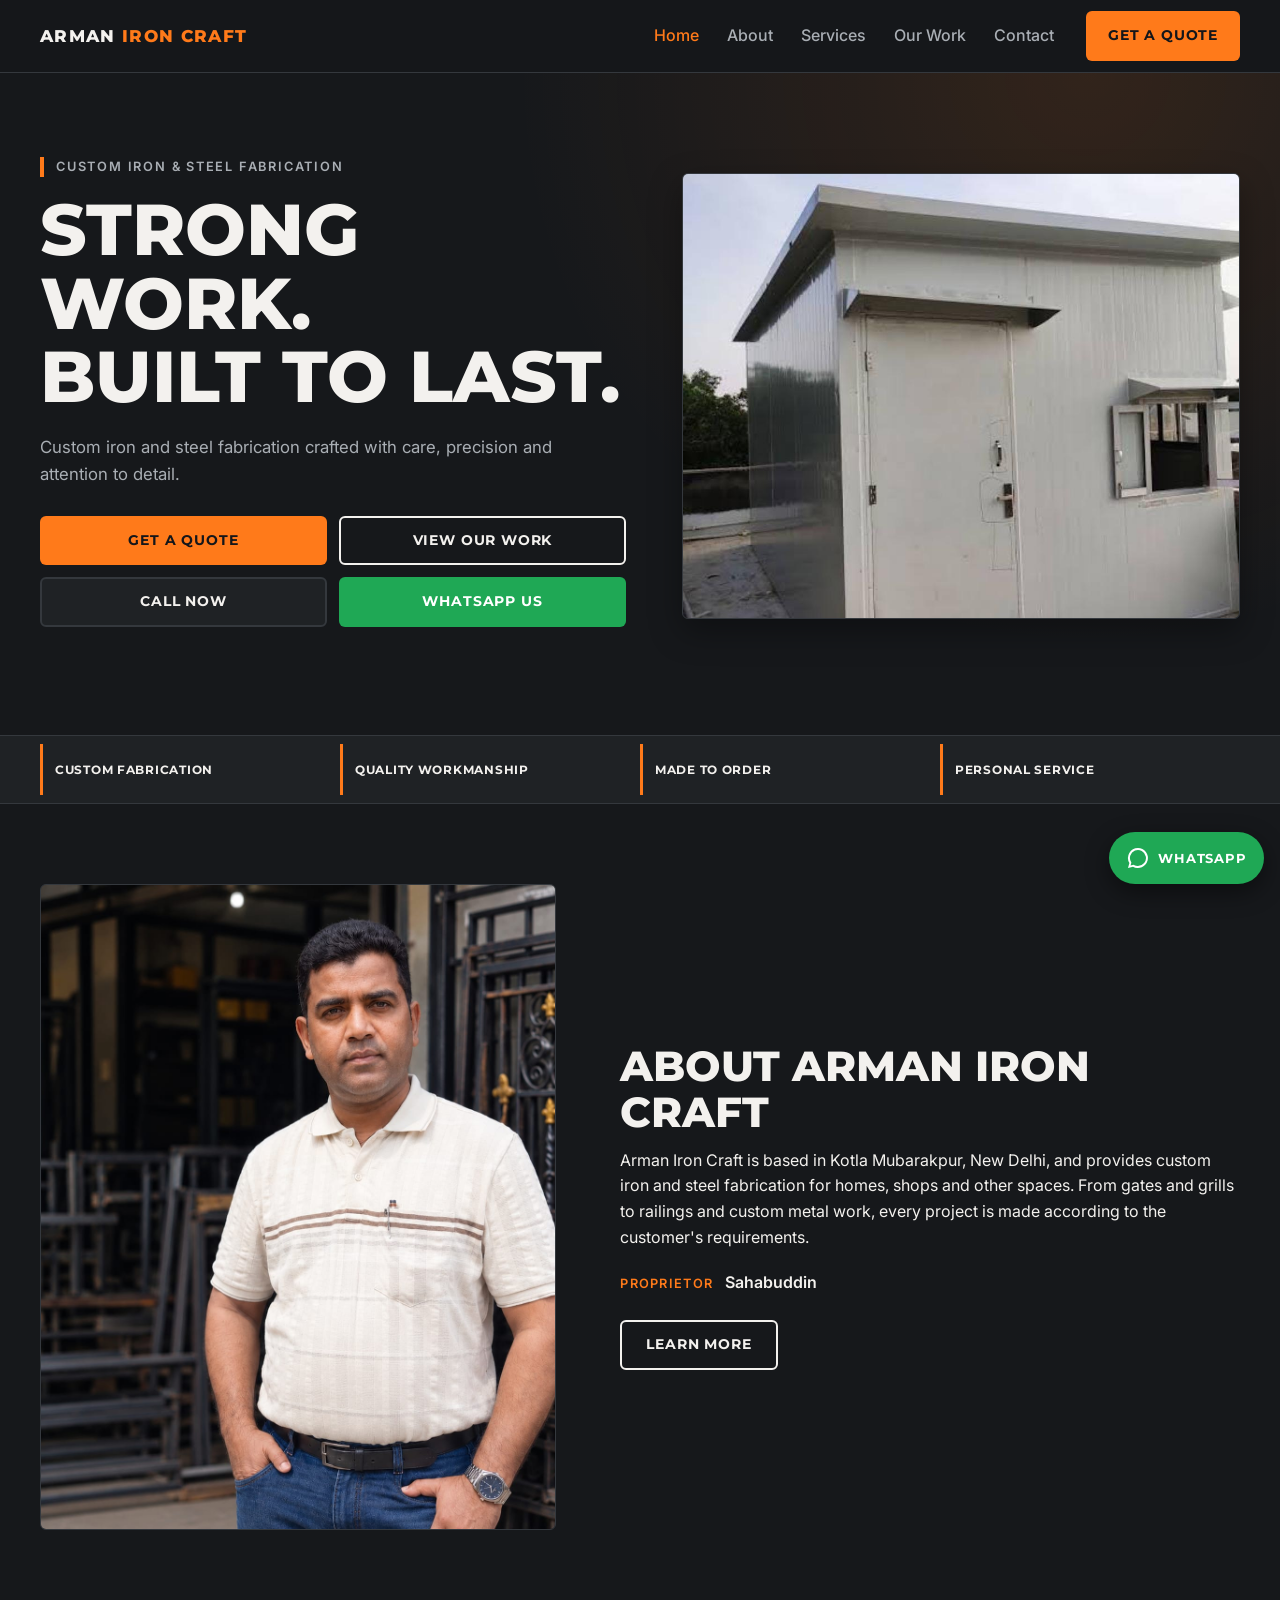
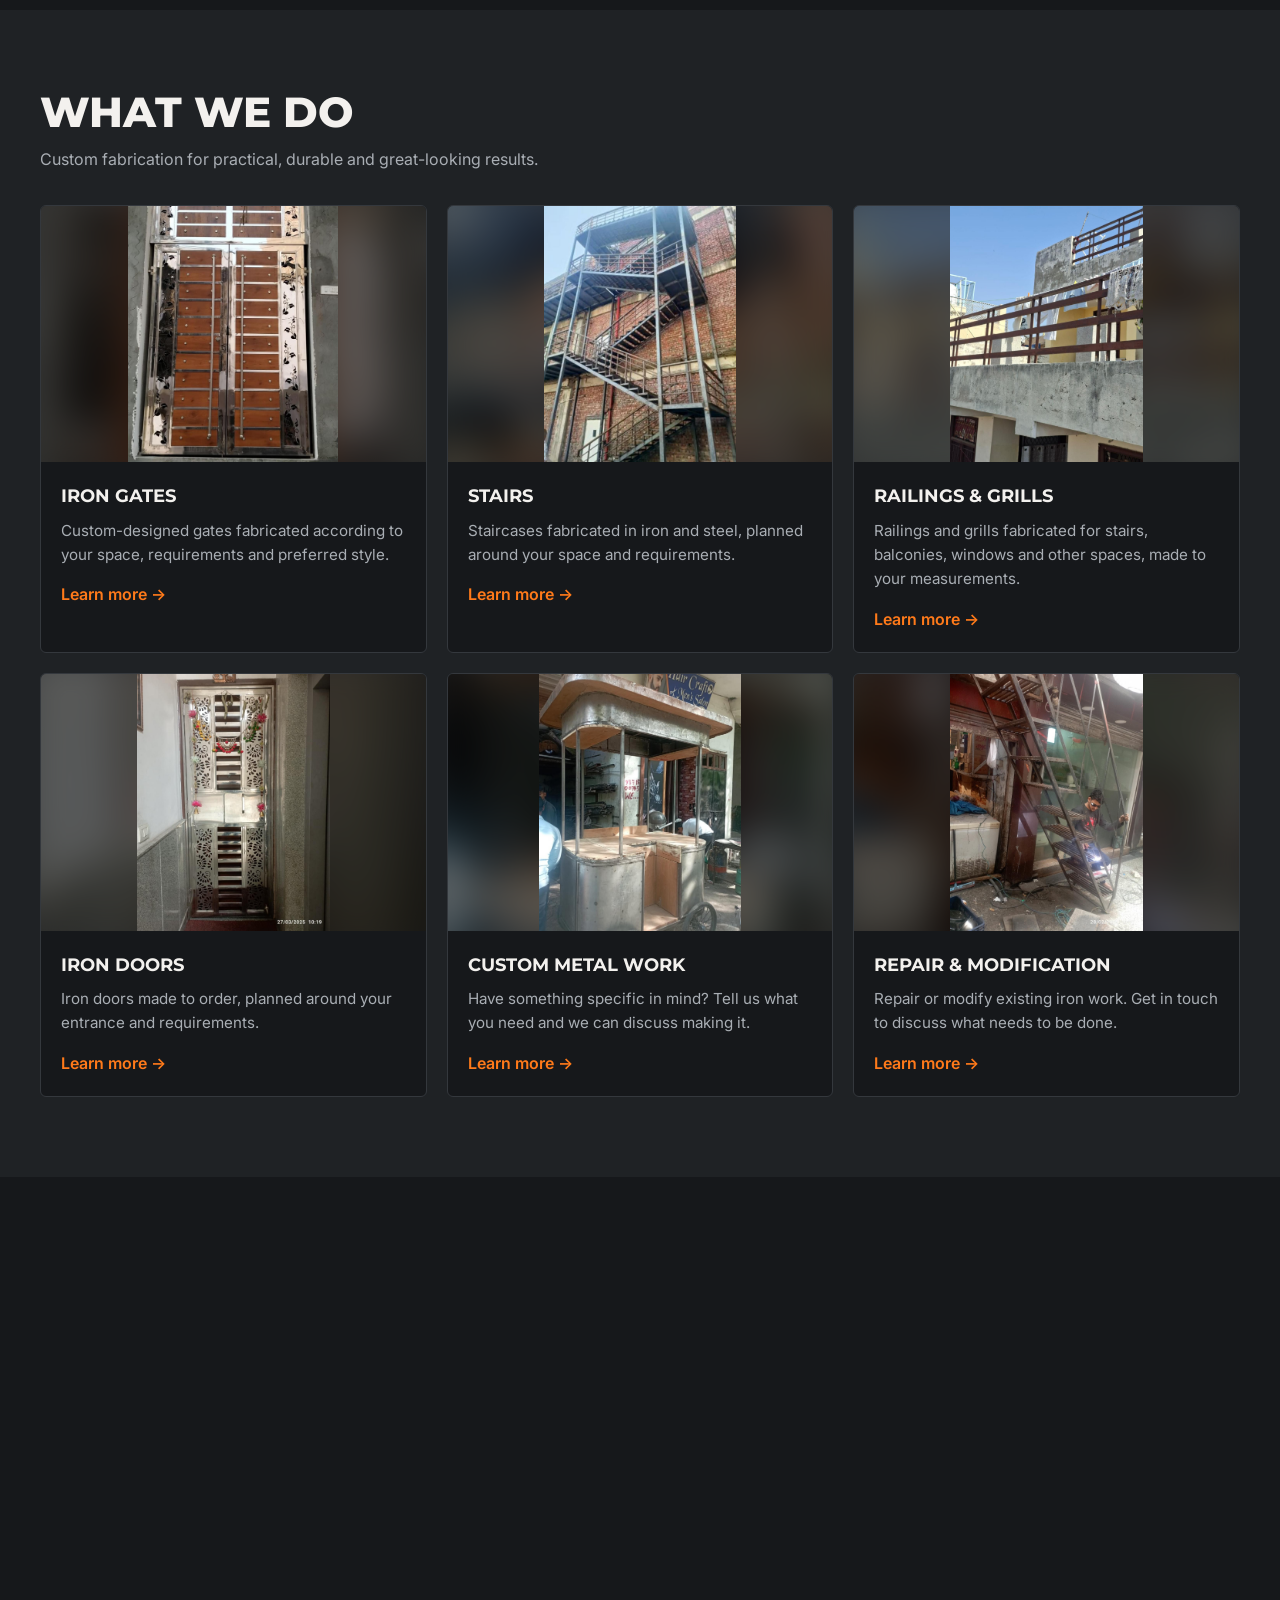
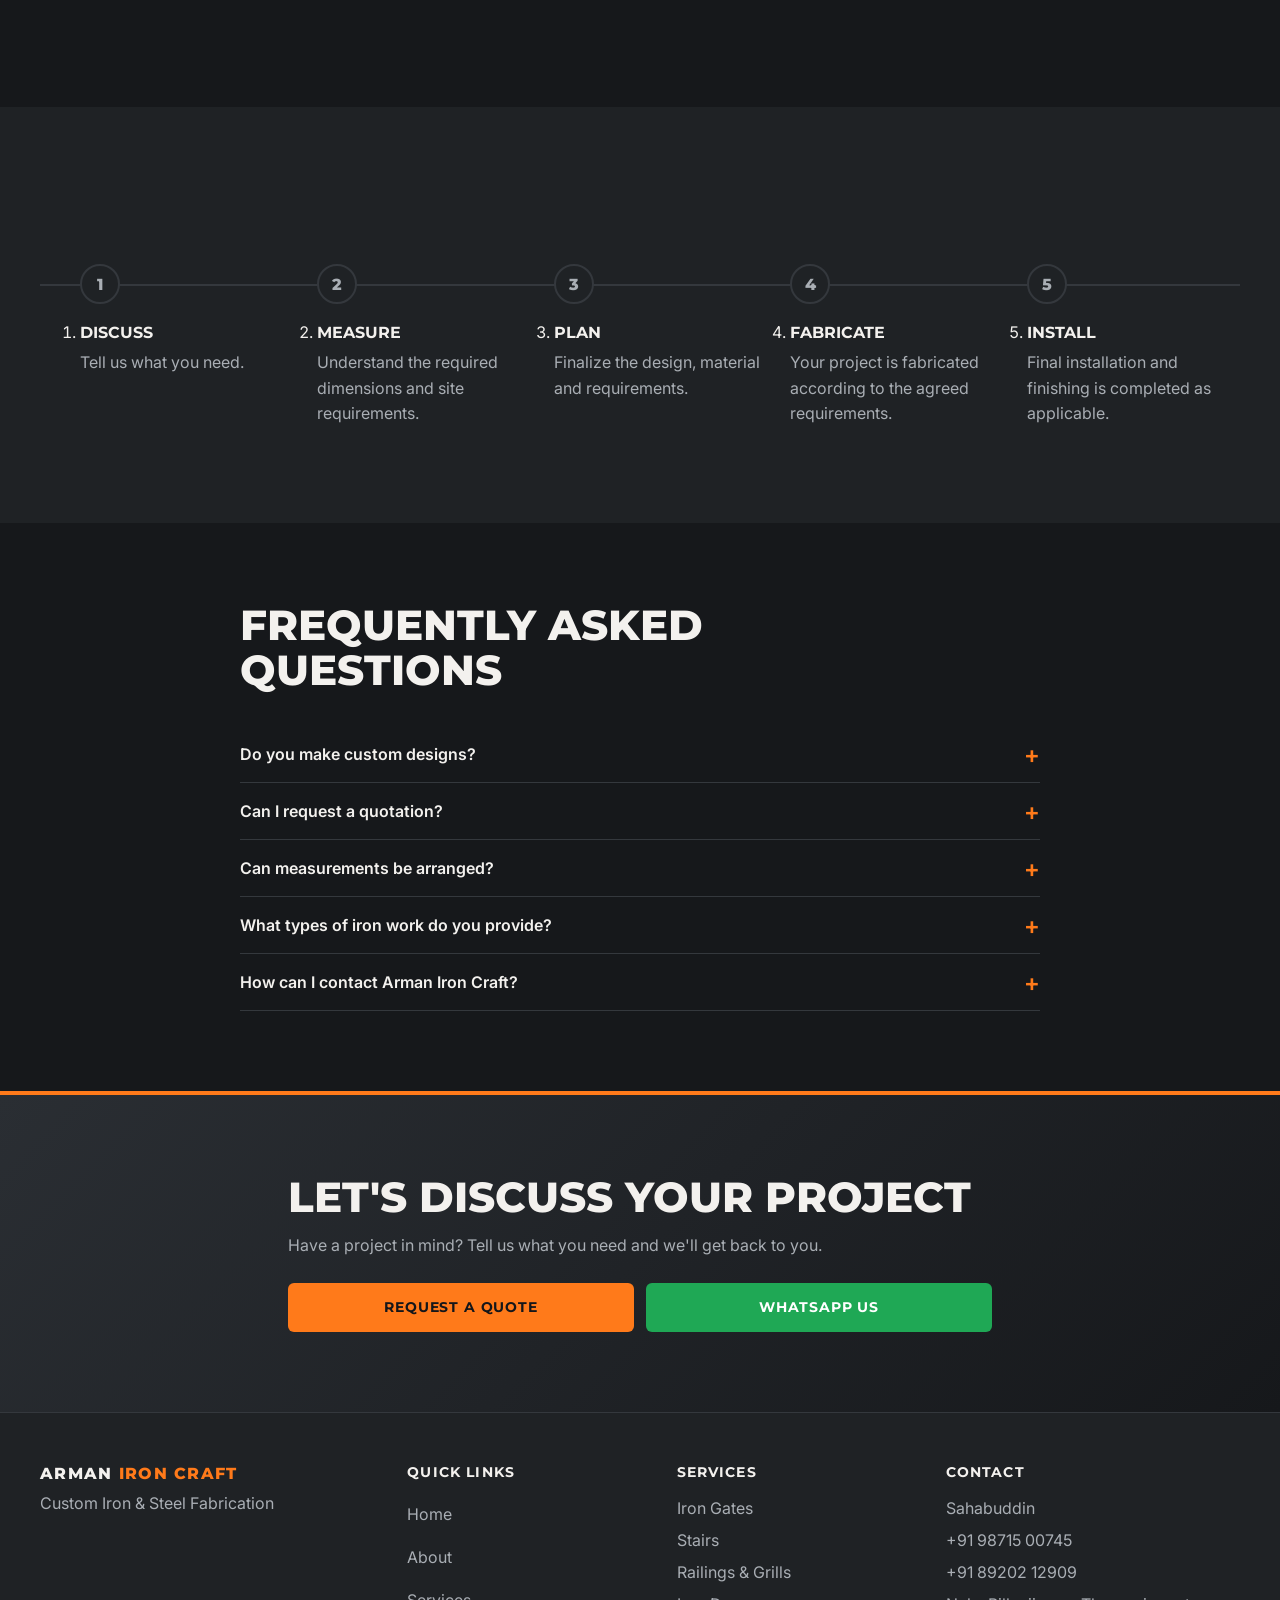
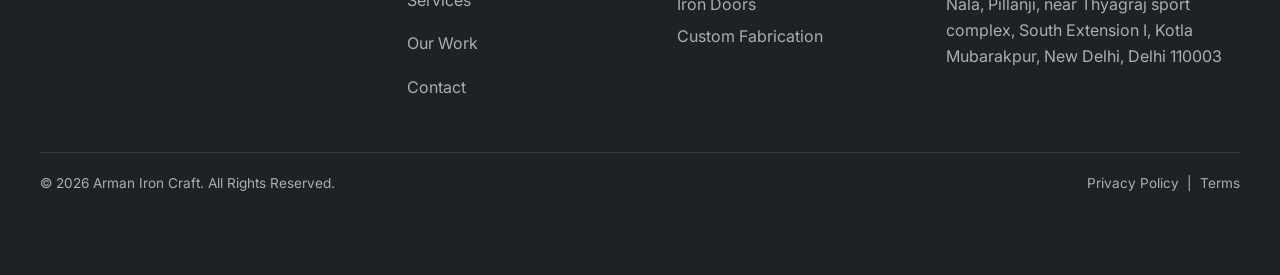
<file: index.html>
<!DOCTYPE html>
<html lang="en">

<head>
  <meta charset="UTF-8">
  <meta name="viewport" content="width=device-width, initial-scale=1">
  <title>Arman Iron Craft | Iron Fabrication in Kotla Mubarakpur, Delhi</title>
  <meta name="description"
    content="Arman Iron Craft makes custom iron gates, stairs, railings, grills and doors in Kotla Mubarakpur, New Delhi. Call or WhatsApp for a quote.">
  <link rel="icon" href="assets/icons/favicon.svg?v=2" type="image/svg+xml">
  <meta name="theme-color" content="#16181b">
  <!-- SEO: replace [YOUR-DOMAIN] with your real website address when you publish -->
  <link rel="canonical" href="https://arman-ctrl-png.github.io/arman-iron-craft/">
  <meta property="og:type" content="website">
  <meta property="og:site_name" content="Arman Iron Craft">
  <meta property="og:title" content="Arman Iron Craft | Iron Fabrication in Kotla Mubarakpur, Delhi">
  <meta property="og:description"
    content="Arman Iron Craft makes custom iron gates, stairs, railings, grills and doors in Kotla Mubarakpur, New Delhi. Call or WhatsApp for a quote.">
  <meta property="og:url" content="https://arman-ctrl-png.github.io/arman-iron-craft/">
  <meta property="og:image" content="https://arman-ctrl-png.github.io/arman-iron-craft/assets/images/og-image.jpg">
  <meta property="og:image:width" content="1200">
  <meta property="og:image:width" content="1200">
  <meta property="og:image:height" content="630">
  <meta name="twitter:card" content="summary_large_image">
  <meta name="google-site-verification" content="e_1nI2WaIMJOs-KUR36yS2ibx0ba1qlM-OQgNI30Eqc" />

  <!-- Fonts: Montserrat for headings, Inter for body text -->
  <link rel="preconnect" href="https://fonts.googleapis.com">
  <link rel="preconnect" href="https://fonts.gstatic.com" crossorigin>
  <link
    href="https://fonts.googleapis.com/css2?family=Inter:wght@400;500;600&family=Montserrat:wght@700;800&display=swap"
    rel="stylesheet">

  <!-- Order matters: base styles first, then responsive, then animations -->
  <link rel="stylesheet" href="css/style.css">
  <link rel="stylesheet" href="css/responsive.css">
  <link rel="stylesheet" href="css/animations.css">

    <!-- Business details for Google -->
  <script type="application/ld+json">
  {
    "@context": "https://schema.org",
    "@type": "LocalBusiness",
    "name": "Arman Iron Craft",
    "description": "Custom iron and steel fabrication: gates, stairs, railings, grills, doors and custom metal work.",
    "url": "https://arman-ctrl-png.github.io/arman-iron-craft/",
    "image": "https://arman-ctrl-png.github.io/arman-iron-craft/assets/images/og-image.jpg",
    "telephone": "+918920212909",
    "founder": { "@type": "Person", "name": "Sahabuddin" },
    "address": {
      "@type": "PostalAddress",
      "streetAddress": "Nala, Pillanji, near Thyagraj sport complex, South Extension I, Kotla Mubarakpur",
      "addressLocality": "New Delhi",
      "addressRegion": "Delhi",
      "postalCode": "110003",
      "addressCountry": "IN"
    }
  }
  </script>
</head>

<body>
  <a class="skip-link" href="#main">Skip to content</a>

  <!-- ============ HEADER / NAVIGATION ============ -->
  <header class="site-header">
    <div class="container nav-bar">
      <a class="logo" href="index.html" aria-label="Arman Iron Craft - Home">ARMAN <span>IRON CRAFT</span></a>

      <button class="nav-toggle" type="button" aria-expanded="false" aria-controls="nav-menu" aria-label="Open menu">
        <span class="nav-toggle__bar"></span>
        <span class="nav-toggle__bar"></span>
        <span class="nav-toggle__bar"></span>
      </button>

      <nav id="nav-menu" class="nav-menu" aria-label="Main navigation">
        <ul class="nav-list">
          <li><a href="index.html" aria-current="page">Home</a></li>
          <li><a href="about.html">About</a></li>
          <li><a href="services.html">Services</a></li>
          <li><a href="work.html">Our Work</a></li>
          <li><a href="contact.html">Contact</a></li>
        </ul>
        <a class="btn btn--primary nav-cta" href="contact.html">Get a Quote</a>
      </nav>
    </div>
  </header>

  <main id="main">
    <!-- ============ HERO ============ -->
    <section class="hero">
      <div class="container hero__inner">
        <div class="hero__content">
          <p class="hero__label animate-up" style="--delay: 0ms">Custom iron &amp; steel fabrication</p>
          <h1 class="hero__title animate-up" style="--delay: 100ms">Strong work.<br>Built to last.</h1>
          <p class="hero__text animate-up" style="--delay: 250ms">Custom iron and steel fabrication crafted with care,
            precision and attention to detail.</p>

          <div class="hero__actions animate-up" style="--delay: 400ms">
            <a class="btn btn--primary" href="contact.html">Get a Quote</a>
            <a class="btn btn--outline" href="work.html">View Our Work</a>
          </div>
          <div class="hero__actions hero__actions--contact animate-up" style="--delay: 500ms">
            <a class="btn btn--dark" href="#" data-call>Call Now</a>
            <a class="btn btn--whatsapp" href="#" data-whatsapp target="_blank" rel="noopener">WhatsApp Us</a>
          </div>
        </div>

        <!-- Replace assets/images/hero.jpg with a real project photo -->
        <div class="hero__media">
          <img src="assets/images/hero.jpg" alt="Custom home made by Arman Iron Craft" width="1200"
            height="900" fetchpriority="high" onerror="this.style.display='none'">
        </div>
      </div>
    </section>

    <!-- ============ TRUST BAR ============ -->
    <section class="trust" aria-label="Why customers choose us">
      <ul class="container trust__list">
        <li>Custom Fabrication</li>
        <li>Quality Workmanship</li>
        <li>Made To Order</li>
        <li>Personal Service</li>
      </ul>
    </section>

    <!-- ============ ABOUT PREVIEW ============ -->
    <section class="section">
      <div class="container about">
        <div class="img-box about__img" data-label="Add photo: assets/images/sahabuddin.jpg">
          <img src="assets/images/sahabuddin.jpg" alt="Sahabuddin, proprietor of Arman Iron Craft" width="800"
            height="800" loading="lazy" onerror="this.style.display='none'">
        </div>
        <div>
          <h2 class="section__title">About Arman Iron Craft</h2>
          <p>Arman Iron Craft is based in Kotla Mubarakpur, New Delhi, and provides custom iron and steel fabrication for homes, shops and other spaces. From gates
            and grills to railings and custom metal work, every project is made according to the customer's
            requirements.</p>
          <p class="about__owner"><span>Proprietor</span> Sahabuddin</p>
          <a class="btn btn--outline" href="about.html">Learn More</a>
        </div>
      </div>
    </section>

    <!-- ============ SERVICES ============ -->
    <section class="section section--alt">
      <div class="container">
        <div class="section__head">
          <h2 class="section__title">What we do</h2>
          <p class="section__sub">Custom fabrication for practical, durable and great-looking results.</p>
        </div>
        <div class="services-grid">
          <a class="service-card" href="services.html#gates">
            <div class="img-box service-card__img" data-label="assets/images/services/gates.jpg"><img
                src="assets/images/services/gates.jpg" alt="Custom iron gate" width="600" height="400" loading="lazy"
                onerror="this.style.display='none'"></div>
            <div class="service-card__body">
              <h3>Iron Gates</h3>
              <p>Custom-designed gates fabricated according to your space, requirements and preferred style.</p><span
                class="service-card__more">Learn more &rarr;</span>
            </div>
          </a>
          <a class="service-card" href="services.html#stairs">
            <div class="img-box service-card__img" data-label="assets/images/services/stairs.jpg"><img
                src="assets/images/services/stairs.jpg" alt="Staircase" width="600" height="400" loading="lazy"
                onerror="this.style.display='none'"></div>
            <div class="service-card__body">
              <h3>Stairs</h3>
              <p>Staircases fabricated in iron and steel, planned around your space and requirements.</p><span
                class="service-card__more">Learn more &rarr;</span>
            </div>
          </a>
          <a class="service-card" href="services.html#railings">
            <div class="img-box service-card__img" data-label="assets/images/services/railings.jpg"><img
                src="assets/images/services/railings.jpg" alt="Iron railing" width="600" height="400" loading="lazy"
                onerror="this.style.display='none'"></div>
            <div class="service-card__body">
              <h3>Railings &amp; Grills</h3>
              <p>Railings and grills fabricated for stairs, balconies, windows and other spaces, made to your measurements.</p><span
                class="service-card__more">Learn more &rarr;</span>
            </div>
          </a>
          <a class="service-card" href="services.html#doors">
            <div class="img-box service-card__img" data-label="assets/images/services/doors.jpg"><img
                src="assets/images/services/doors.jpg" alt="Iron door" width="600" height="400" loading="lazy"
                onerror="this.style.display='none'"></div>
            <div class="service-card__body">
              <h3>Iron Doors</h3>
              <p>Iron doors made to order, planned around your entrance and requirements.</p><span
                class="service-card__more">Learn more &rarr;</span>
            </div>
          </a>
          <a class="service-card" href="services.html#custom">
            <div class="img-box service-card__img" data-label="assets/images/services/custom.jpg"><img
                src="assets/images/services/custom.jpg" alt="Custom metal work" width="600" height="400" loading="lazy"
                onerror="this.style.display='none'"></div>
            <div class="service-card__body">
              <h3>Custom Metal Work</h3>
              <p>Have something specific in mind? Tell us what you need and we can discuss making it.</p><span
                class="service-card__more">Learn more &rarr;</span>
            </div>
          </a>
          <a class="service-card" href="services.html#repair">
            <div class="img-box service-card__img" data-label="assets/images/services/repair.jpg"><img
                src="assets/images/services/repair.jpg" alt="Iron repair work" width="600" height="400" loading="lazy"
                onerror="this.style.display='none'"></div>
            <div class="service-card__body">
              <h3>Repair &amp; Modification</h3>
              <p>Repair or modify existing iron work. Get in touch to discuss what needs to be done.</p><span
                class="service-card__more">Learn more &rarr;</span>
            </div>
          </a>
        </div>
      </div>
    </section>

   

    <!-- ============ WHY CHOOSE US ============ -->
    <section class="section">
      <div class="container">
        <div class="section__head">
          <h2 class="section__title">Why Arman Iron Craft?</h2>
        </div>
        <div class="why-grid">
          <article class="why-card">
            <h3>Custom Designs</h3>
            <p>Every project can be planned around the customer's requirements.</p>
          </article>
          <article class="why-card">
            <h3>Quality Workmanship</h3>
            <p>Attention to fabrication, finishing and overall construction.</p>
          </article>
          <article class="why-card">
            <h3>Made To Measure</h3>
            <p>Work can be planned according to available space and requirements.</p>
          </article>
          <article class="why-card">
            <h3>Personal Service</h3>
            <p>Discuss your project directly and understand the requirements.</p>
          </article>
          <article class="why-card">
            <h3>Practical Results</h3>
            <p>Designed for everyday use and long-term practicality.</p>
          </article>
        </div>
      </div>
    </section>

    <!-- ============ HOW IT WORKS ============ -->
    <section class="section section--alt">
      <div class="container">
        <div class="section__head">
          <h2 class="section__title">How it works</h2>
        </div>
        <ol class="process">
          <li><span class="process__num">1</span>
            <h3>Discuss</h3>
            <p>Tell us what you need.</p>
          </li>
          <li><span class="process__num">2</span>
            <h3>Measure</h3>
            <p>Understand the required dimensions and site requirements.</p>
          </li>
          <li><span class="process__num">3</span>
            <h3>Plan</h3>
            <p>Finalize the design, material and requirements.</p>
          </li>
          <li><span class="process__num">4</span>
            <h3>Fabricate</h3>
            <p>Your project is fabricated according to the agreed requirements.</p>
          </li>
          <li><span class="process__num">5</span>
            <h3>Install</h3>
            <p>Final installation and finishing is completed as applicable.</p>
          </li>
        </ol>
      </div>
    </section>



    <!-- ============ FAQ ============ -->
    <section class="section">
      <div class="container faq">
        <div class="section__head">
          <h2 class="section__title">Frequently asked questions</h2>
        </div>
        <div class="faq__item">
          <h3><button class="faq__question" type="button" aria-expanded="false" aria-controls="faq-1" id="faq-q1">Do you
              make custom designs?</button></h3>
          <div class="faq__answer" id="faq-1" role="region" aria-labelledby="faq-q1">
            <div>
              <p>Yes. Work is made to order, so you can discuss the design and requirements you have in mind.</p>
            </div>
          </div>
        </div>
        <div class="faq__item">
          <h3><button class="faq__question" type="button" aria-expanded="false" aria-controls="faq-2" id="faq-q2">Can I
              request a quotation?</button></h3>
          <div class="faq__answer" id="faq-2" role="region" aria-labelledby="faq-q2">
            <div>
              <p>Yes. Use the quote request on the Contact page, or message us on WhatsApp with your project details.
              </p>
            </div>
          </div>
        </div>
        <div class="faq__item">
          <h3><button class="faq__question" type="button" aria-expanded="false" aria-controls="faq-3" id="faq-q3">Can
              measurements be arranged?</button></h3>
          <div class="faq__answer" id="faq-3" role="region" aria-labelledby="faq-q3">
            <div>
              <p>Measurements are part of planning a project. Get in touch to discuss how to arrange them.</p>
            </div>
          </div>
        </div>
        <div class="faq__item">
          <h3><button class="faq__question" type="button" aria-expanded="false" aria-controls="faq-4" id="faq-q4">What
              types of iron work do you provide?</button></h3>
          <div class="faq__answer" id="faq-4" role="region" aria-labelledby="faq-q4">
            <div>
              <p>Iron gates,stairs, railings and grills, iron doors, custom metal work, and repair or modification work.
              </p>
            </div>
          </div>
        </div>
        <div class="faq__item">
          <h3><button class="faq__question" type="button" aria-expanded="false" aria-controls="faq-5" id="faq-q5">How
              can I contact Arman Iron Craft?</button></h3>
          <div class="faq__answer" id="faq-5" role="region" aria-labelledby="faq-q5">
            <div>
             <p>Call or WhatsApp on +91 98715 00745 or +91 89202 12909, or visit the <a href="contact.html">Contact page</a>.</p>
            </div>
          </div>
        </div>
      </div>
    </section>

    <!-- ============ QUOTE CTA (full form is built in Stage 6) ============ -->
    <section class="section cta">
      <div class="container cta__inner">
        <h2 class="section__title">Let's discuss your project</h2>
        <p class="section__sub">Have a project in mind? Tell us what you need and we'll get back to you.</p>
        <div class="cta__actions">
          <a class="btn btn--primary" href="contact.html">Request a Quote</a>
          <a class="btn btn--whatsapp" href="#" data-whatsapp target="_blank" rel="noopener">WhatsApp Us</a>
        </div>
      </div>
    </section>
  </main>

  <!-- ============ FOOTER ============ -->
  <footer class="site-footer">
    <div class="container footer__grid">
      <div class="footer__brand">
        <p class="footer__logo">ARMAN <span>IRON CRAFT</span></p>
        <p>Custom Iron &amp; Steel Fabrication</p>
      </div>

      <nav aria-label="Footer quick links">
        <h2 class="footer__heading">Quick Links</h2>
        <ul>
          <li><a href="index.html">Home</a></li>
          <li><a href="about.html">About</a></li>
          <li><a href="services.html">Services</a></li>
          <li><a href="work.html">Our Work</a></li>
          <li><a href="contact.html">Contact</a></li>
        </ul>
      </nav>

      <div>
        <h2 class="footer__heading">Services</h2>
        <ul>
          <li>Iron Gates</li>
          <li>Stairs</li>
         <li>Railings &amp; Grills</li>
          <li>Iron Doors</li>
          <li>Custom Fabrication</li>
        </ul>
      </div>

      <div>
        <h2 class="footer__heading">Contact</h2>
        <ul>
          <li>Sahabuddin</li>
          <li data-text="phone">+919871500745</li>
          <li data-text="whatsapp">918920212909</li>
          <li>Nala, Pillanji, near Thyagraj sport complex, South Extension I, Kotla Mubarakpur, New Delhi, Delhi 110003</li>
        </ul>
      </div>
    </div>

    <div class="container footer__bottom">
      <p>&copy; 2026 Arman Iron Craft. All Rights Reserved.</p>
      <p><a href="privacy.html">Privacy Policy</a> &nbsp;|&nbsp; <a href="terms.html">Terms</a></p>
    </div>
  </footer>

  <script src="js/main.js" defer></script>
  <script src="js/navigation.js" defer></script>
</body>

</html>
</file>
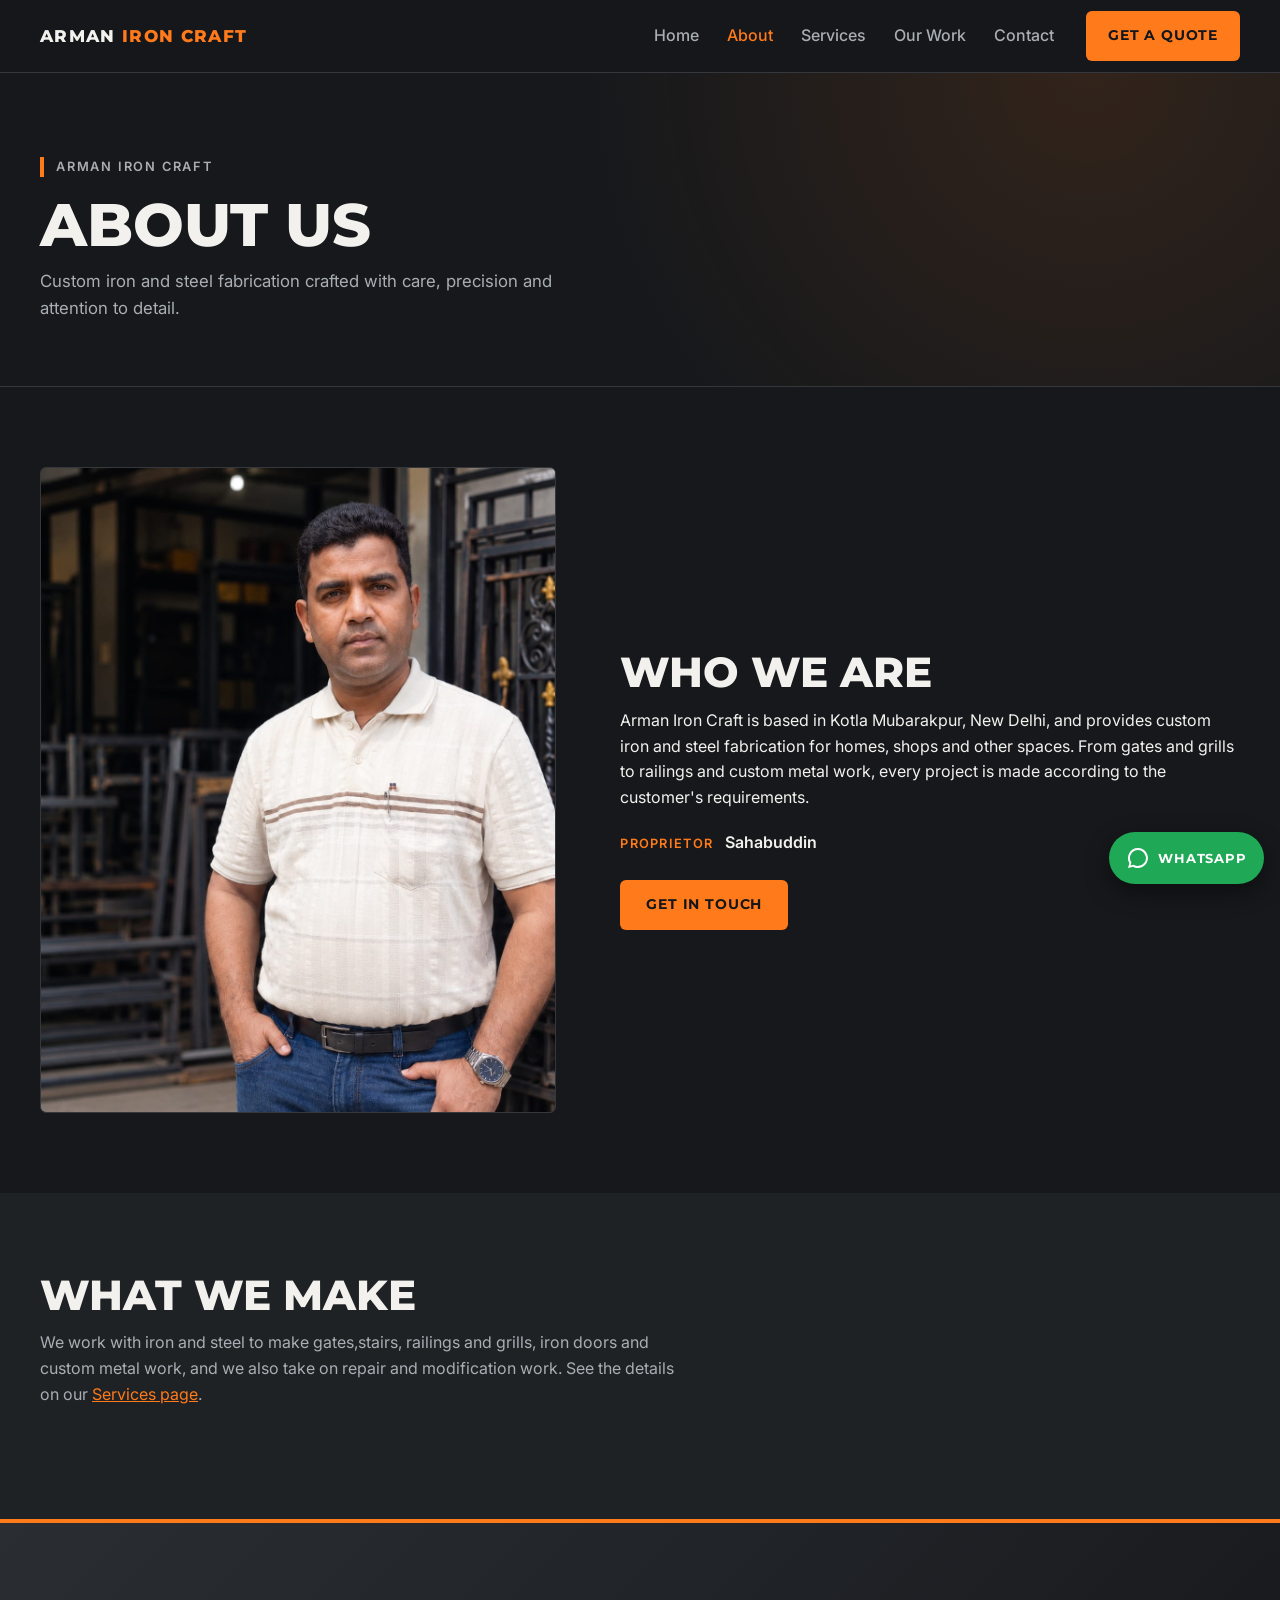
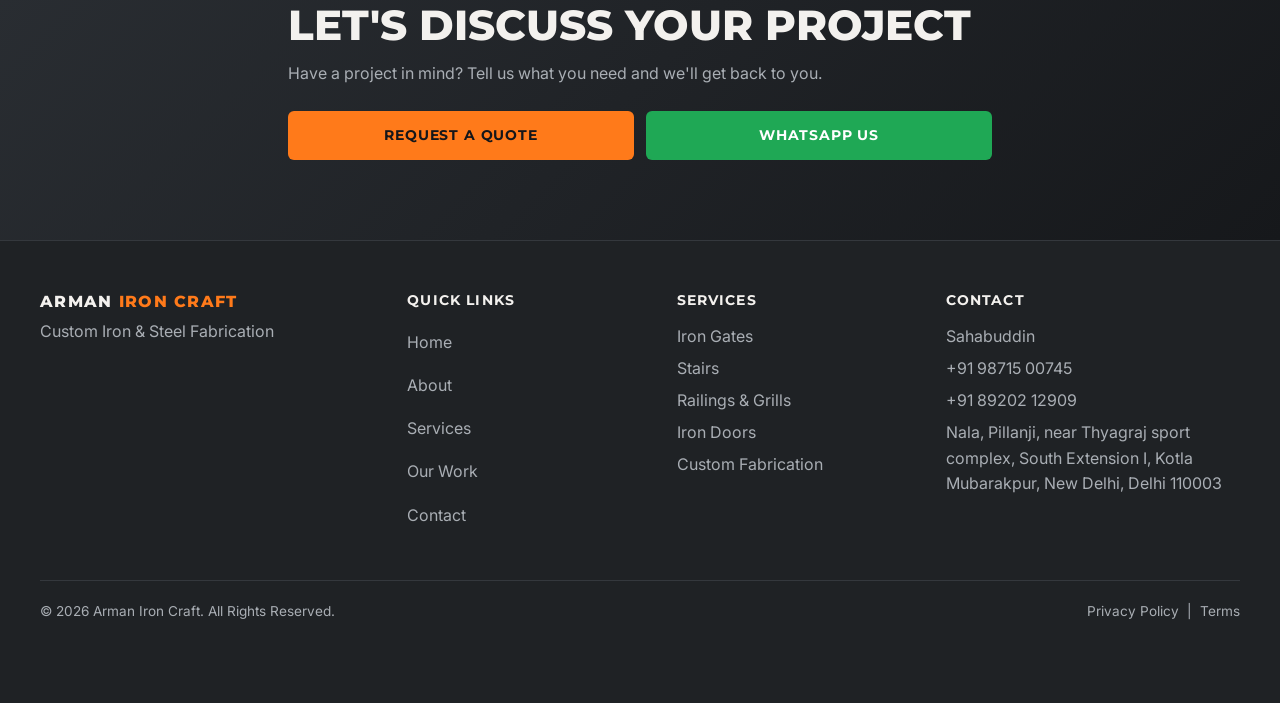
<file: about.html>
<!DOCTYPE html>
<html lang="en">
<head>
  <meta charset="UTF-8">
  <meta name="viewport" content="width=device-width, initial-scale=1">
  <title>About | Arman Iron Craft</title>
  <meta name="description" content="Learn about Arman Iron Craft, a custom iron and steel fabrication business run by Sahabuddin.">
  <link rel="icon" href="assets/icons/favicon.svg" type="image/svg+xml">

  <!-- SEO: replace [YOUR-DOMAIN] with your real website address when you publish -->
  <link rel="canonical" href="https://arman-ctrl-png.github.io/arman-iron-craft/about.html">
  <meta property="og:type" content="website">
  <meta property="og:site_name" content="Arman Iron Craft">
  <meta property="og:title" content="About | Arman Iron Craft">
  <meta property="og:description" content="Learn about Arman Iron Craft, a custom iron and steel fabrication business run by Sahabuddin.">
  <meta property="og:url" content="https://arman-ctrl-png.github.io/arman-iron-craft/about.html">
  <meta property="og:image" content="https://arman-ctrl-png.github.io/arman-iron-craft/assets/images/og-image.jpg">
  <meta property="og:image:width" content="1200">
  <meta property="og:image:height" content="630">
  <meta property="og:image:width" content="1200">
  <meta property="og:image:height" content="630">
  <meta name="twitter:card" content="summary_large_image">

  <meta name="theme-color" content="#16181b">

  <!-- Fonts: Montserrat for headings, Inter for body text -->
  <link rel="preconnect" href="https://fonts.googleapis.com">
  <link rel="preconnect" href="https://fonts.gstatic.com" crossorigin>
  <link href="https://fonts.googleapis.com/css2?family=Inter:wght@400;500;600&family=Montserrat:wght@700;800&display=swap" rel="stylesheet">

  <!-- Order matters: base styles first, then responsive, then animations -->
  <link rel="stylesheet" href="css/style.css">
  <link rel="stylesheet" href="css/responsive.css">
  <link rel="stylesheet" href="css/animations.css">
</head>
<body>
  <a class="skip-link" href="#main">Skip to content</a>

  <!-- ============ HEADER / NAVIGATION ============ -->
  <header class="site-header">
    <div class="container nav-bar">
      <a class="logo" href="index.html" aria-label="Arman Iron Craft - Home">ARMAN <span>IRON CRAFT</span></a>

      <button class="nav-toggle" type="button" aria-expanded="false" aria-controls="nav-menu" aria-label="Open menu">
        <span class="nav-toggle__bar"></span>
        <span class="nav-toggle__bar"></span>
        <span class="nav-toggle__bar"></span>
      </button>

      <nav id="nav-menu" class="nav-menu" aria-label="Main navigation">
        <ul class="nav-list">
          <li><a href="index.html">Home</a></li>
          <li><a href="about.html" aria-current="page">About</a></li>
          <li><a href="services.html">Services</a></li>
          <li><a href="work.html">Our Work</a></li>
          <li><a href="contact.html">Contact</a></li>
        </ul>
        <a class="btn btn--primary nav-cta" href="contact.html">Get a Quote</a>
      </nav>
    </div>
  </header>

  <main id="main">
    <section class="page-hero">
      <div class="container">
        <p class="hero__label animate-up" style="--delay: 0ms">Arman Iron Craft</p>
        <h1 class="page-hero__title animate-up" style="--delay: 100ms">About us</h1>
        <p class="page-hero__text animate-up" style="--delay: 250ms">Custom iron and steel fabrication crafted with care, precision and attention to detail.</p>
      </div>
    </section>

    <section class="section">
      <div class="container about">
        <div class="img-box about__img" data-label="Add photo: assets/images/sahabuddin.jpg">
          <img src="assets/images/sahabuddin.jpg" alt="Sahabuddin, proprietor of Arman Iron Craft" width="800" height="800" loading="lazy" onerror="this.style.display='none'">
        </div>
        <div>
          <h2 class="section__title">Who we are</h2>
          <p>Arman Iron Craft is based in Kotla Mubarakpur, New Delhi, and provides custom iron and steel fabrication for homes, shops and other spaces. From gates and grills to railings and custom metal work, every project is made according to the customer's requirements.</p>

          <p class="about__owner"><span>Proprietor</span> Sahabuddin</p>
          <a class="btn btn--primary" href="contact.html">Get in Touch</a>
        </div>
      </div>
    </section>

    <section class="section section--alt">
      <div class="container">
        <div class="section__head">
          <h2 class="section__title">What we make</h2>
          <p class="section__sub">We work with iron and steel to make gates,stairs, railings and grills, iron doors and custom metal work, and we also take on repair and modification work. See the details on our <a href="services.html" style="color: var(--color-accent); text-decoration: underline;">Services page</a>.</p>
        </div>
      </div>
    </section>


    <section class="section cta">
      <div class="container cta__inner">
        <h2 class="section__title">Let's discuss your project</h2>
        <p class="section__sub">Have a project in mind? Tell us what you need and we'll get back to you.</p>
        <div class="cta__actions">
          <a class="btn btn--primary" href="contact.html">Request a Quote</a>
          <a class="btn btn--whatsapp" href="#" data-whatsapp target="_blank" rel="noopener">WhatsApp Us</a>
        </div>
      </div>
    </section>
  </main>

  <!-- ============ FOOTER ============ -->
  <footer class="site-footer">
    <div class="container footer__grid">
      <div class="footer__brand">
        <p class="footer__logo">ARMAN <span>IRON CRAFT</span></p>
        <p>Custom Iron &amp; Steel Fabrication</p>
      </div>

      <nav aria-label="Footer quick links">
        <h2 class="footer__heading">Quick Links</h2>
        <ul>
          <li><a href="index.html">Home</a></li>
          <li><a href="about.html">About</a></li>
          <li><a href="services.html">Services</a></li>
          <li><a href="work.html">Our Work</a></li>
          <li><a href="contact.html">Contact</a></li>
        </ul>
      </nav>

      <div>
        <h2 class="footer__heading">Services</h2>
        <ul>
          <li>Iron Gates</li>
          <li>Stairs</li>
         <li>Railings &amp; Grills</li>
          <li>Iron Doors</li>
          <li>Custom Fabrication</li>
        </ul>
      </div>

      <div>
        <h2 class="footer__heading">Contact</h2>
        <ul>
          <li>Sahabuddin</li>
          <li data-text="phone">+91 98715 00745</li>
          <li data-text="whatsapp">[WHATSAPP NUMBER]</li>
          <li>Nala, Pillanji, near Thyagraj sport complex, South Extension I, Kotla Mubarakpur, New Delhi, Delhi 110003</li>
        </ul>
      </div>
    </div>

    <div class="container footer__bottom">
      <p>&copy; 2026 Arman Iron Craft. All Rights Reserved.</p>
      <p><a href="privacy.html">Privacy Policy</a> &nbsp;|&nbsp; <a href="terms.html">Terms</a></p>
    </div>
  </footer>

  <script src="js/main.js" defer></script>
  <script src="js/navigation.js" defer></script>
</body>
</html>
</file>
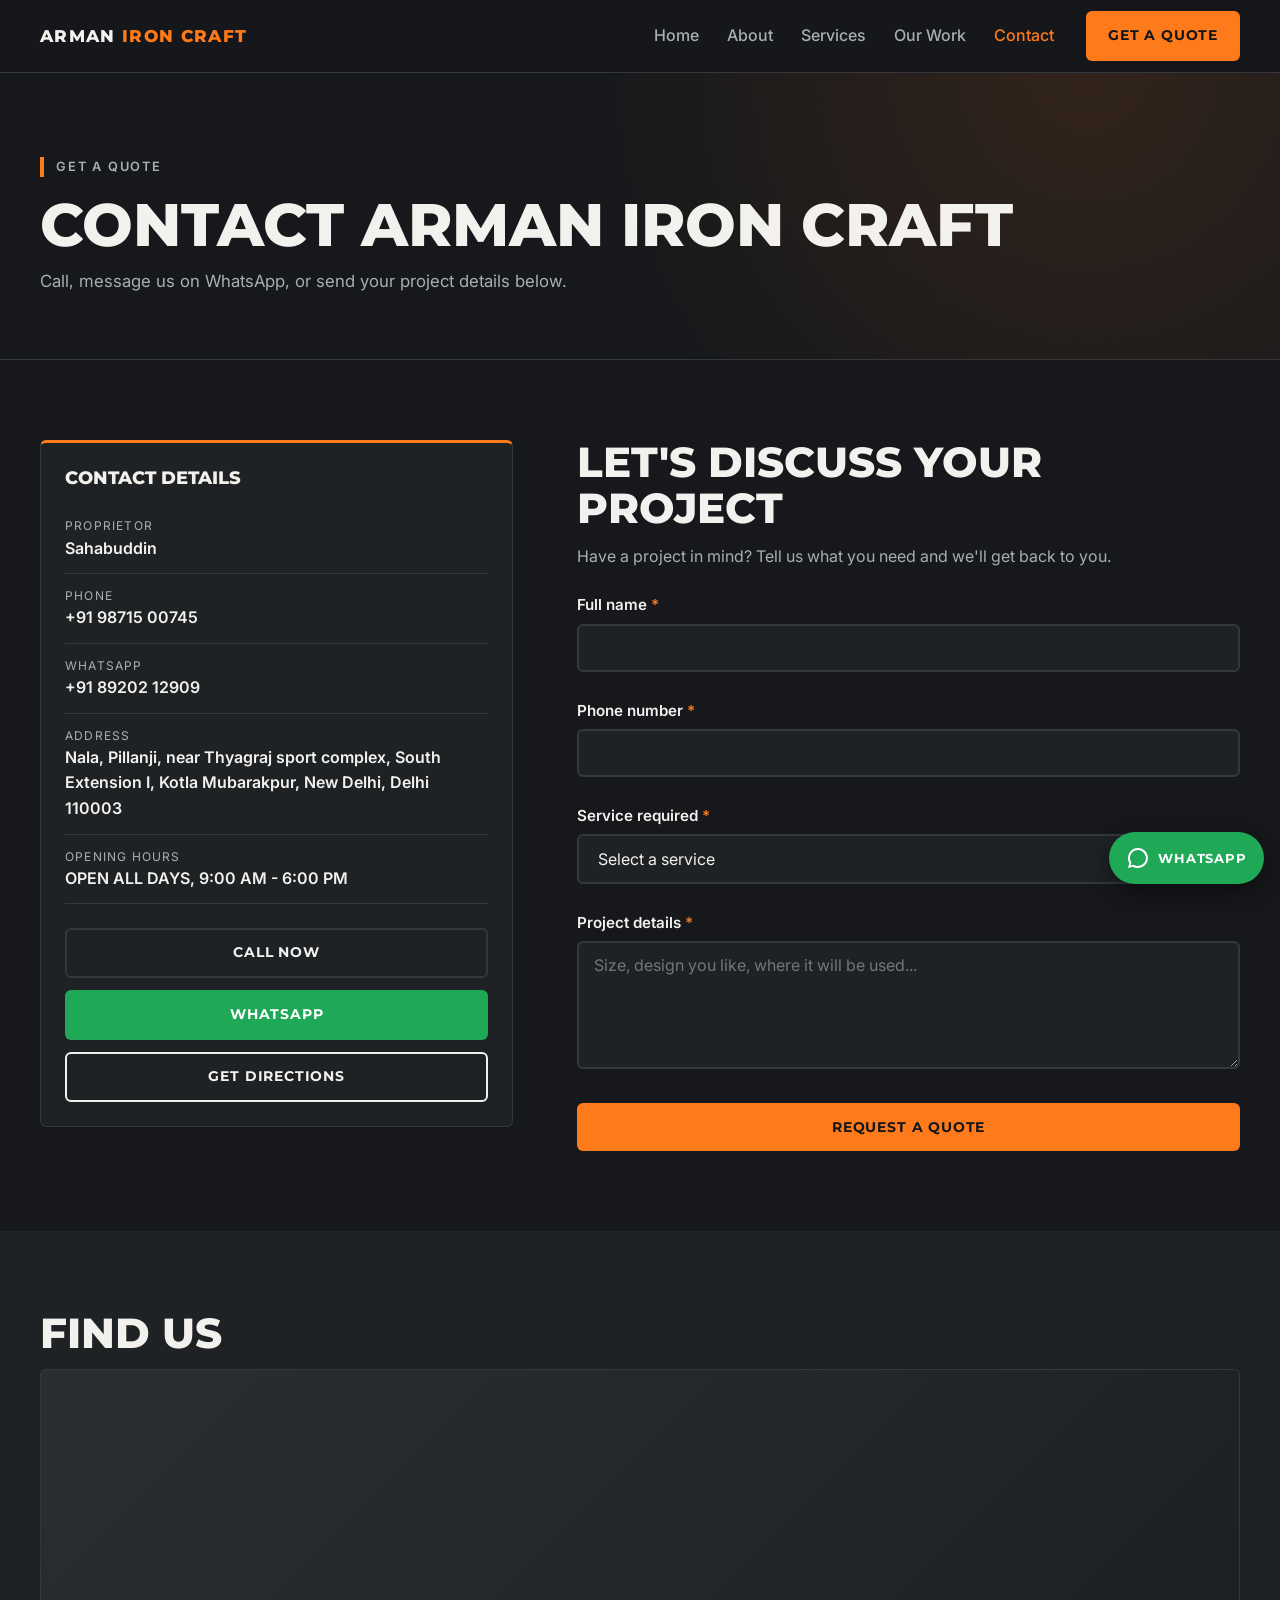
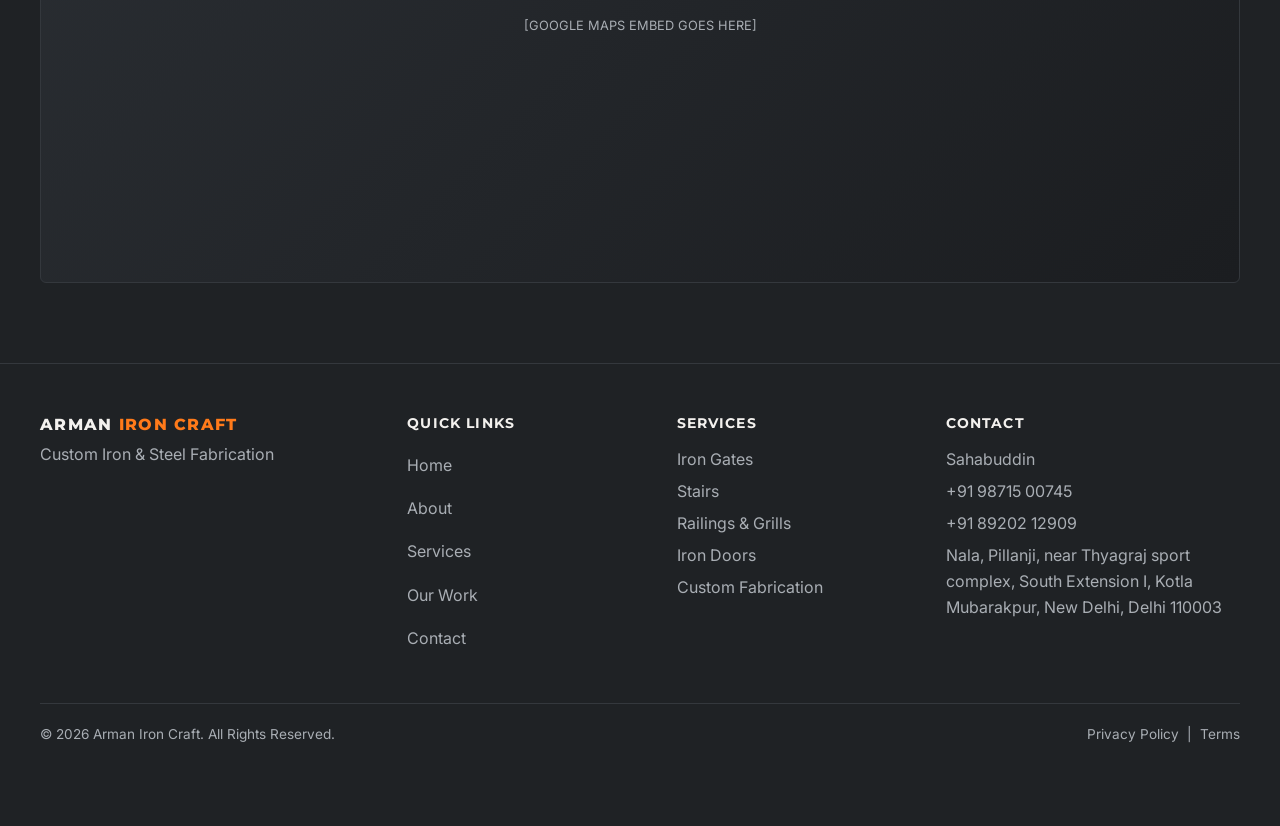
<file: contact.html>
<!DOCTYPE html>
<html lang="en">
<head>
  <meta charset="UTF-8">
  <meta name="viewport" content="width=device-width, initial-scale=1">
  <title>Contact &amp; Get a Quote | Arman Iron Craft, Kotla Mubarakpur, Delhi</title>
  <meta name="description" content="Contact Arman Iron Craft or request a quote for iron gates,stairs, railings and grills, doors and custom metal work.">
  <link rel="icon" href="assets/icons/favicon.svg" type="image/svg+xml">

  <!-- SEO: replace [YOUR-DOMAIN] with your real website address when you publish -->
  <link rel="canonical" href="https://arman-ctrl-png.github.io/arman-iron-craft/contact.html">
  <meta property="og:type" content="website">
  <meta property="og:site_name" content="Arman Iron Craft">
  <meta property="og:title" content="Contact &amp; Get a Quote | Arman Iron Craft, Kotla Mubarakpur, Delhi">
  <meta property="og:description" content="Contact Arman Iron Craft or request a quote for iron gates,stairs, railings and grills, doors and custom metal work.">
  <meta property="og:url" content="https://arman-ctrl-png.github.io/arman-iron-craft/contact.html">
  <meta property="og:image" content="https://arman-ctrl-png.github.io/arman-iron-craft/assets/images/og-image.jpg">
  <meta property="og:image:width" content="1200">
  <meta property="og:image:height" content="630">
  <meta property="og:image:width" content="1200">
  <meta property="og:image:height" content="630">
  <meta name="twitter:card" content="summary_large_image">

  <meta name="theme-color" content="#16181b">

  <!-- Fonts: Montserrat for headings, Inter for body text -->
  <link rel="preconnect" href="https://fonts.googleapis.com">
  <link rel="preconnect" href="https://fonts.gstatic.com" crossorigin>
  <link href="https://fonts.googleapis.com/css2?family=Inter:wght@400;500;600&family=Montserrat:wght@700;800&display=swap" rel="stylesheet">

  <!-- Order matters: base styles first, then responsive, then animations -->
  <link rel="stylesheet" href="css/style.css">
  <link rel="stylesheet" href="css/responsive.css">
  <link rel="stylesheet" href="css/animations.css">
</head>
<body>
  <a class="skip-link" href="#main">Skip to content</a>

  <!-- ============ HEADER / NAVIGATION ============ -->
  <header class="site-header">
    <div class="container nav-bar">
      <a class="logo" href="index.html" aria-label="Arman Iron Craft - Home">ARMAN <span>IRON CRAFT</span></a>

      <button class="nav-toggle" type="button" aria-expanded="false" aria-controls="nav-menu" aria-label="Open menu">
        <span class="nav-toggle__bar"></span>
        <span class="nav-toggle__bar"></span>
        <span class="nav-toggle__bar"></span>
      </button>

      <nav id="nav-menu" class="nav-menu" aria-label="Main navigation">
        <ul class="nav-list">
          <li><a href="index.html">Home</a></li>
          <li><a href="about.html">About</a></li>
          <li><a href="services.html">Services</a></li>
          <li><a href="work.html">Our Work</a></li>
          <li><a href="contact.html" aria-current="page">Contact</a></li>
        </ul>
        <a class="btn btn--primary nav-cta" href="contact.html">Get a Quote</a>
      </nav>
    </div>
  </header>

  <main id="main">
    <section class="page-hero">
      <div class="container">
        <p class="hero__label animate-up" style="--delay: 0ms">Get a quote</p>
        <h1 class="page-hero__title animate-up" style="--delay: 100ms">Contact Arman Iron Craft</h1>
        <p class="page-hero__text animate-up" style="--delay: 250ms">Call, message us on WhatsApp, or send your project details below.</p>
      </div>
    </section>

    <section class="section">
      <div class="container contact-grid">

        <!-- ===== Contact details ===== -->
        <aside class="contact-card">
          <h2 class="contact-card__title">Contact details</h2>
          <dl class="contact-list">
            <div><dt>Proprietor</dt><dd>Sahabuddin</dd></div>
            <div><dt>Phone</dt><dd data-text="phone">+91 98715 00745</dd></div>
            <div><dt>WhatsApp</dt><dd data-text="whatsapp">[WHATSAPP NUMBER]</dd></div>
            <div><dt>Address</dt><dd>Nala, Pillanji, near Thyagraj sport complex, South Extension I, Kotla Mubarakpur, New Delhi, Delhi 110003</dd></div>
            <div><dt>Opening hours</dt><dd>OPEN ALL DAYS,
9:00 AM - 6:00 PM</dd></div>
          </dl>
          <div class="contact-actions">
            <a class="btn btn--dark" href="#" data-call>Call Now</a>
            <a class="btn btn--whatsapp" href="#" data-whatsapp target="_blank" rel="noopener">WhatsApp</a>
            <a class="btn btn--outline" href="#" data-directions target="_blank" rel="noopener">Get Directions</a>
          </div>
        </aside>

        <!-- ===== Quote form ===== -->
        <div>
          <h2 class="section__title">Let's discuss your project</h2>
          <p class="section__sub">Have a project in mind? Tell us what you need and we'll get back to you.</p>

          <form id="quote-form" class="quote-form" novalidate>
            <div class="field">
              <label for="name">Full name <span aria-hidden="true">*</span></label>
              <input id="name" name="name" type="text" autocomplete="name" required aria-describedby="name-error">
              <p class="field__error" id="name-error" aria-live="polite"></p>
            </div>

            <div class="field">
              <label for="phone">Phone number <span aria-hidden="true">*</span></label>
              <input id="phone" name="phone" type="tel" inputmode="tel" autocomplete="tel" required aria-describedby="phone-error">
              <p class="field__error" id="phone-error" aria-live="polite"></p>
            </div>

            <div class="field">
              <label for="service">Service required <span aria-hidden="true">*</span></label>
              <select id="service" name="service" required aria-describedby="service-error">
                <option value="">Select a service</option>
                <option>Iron Gate</option>
                <option>Stairs</option>
                <option>Railings &amp; Grills</option>                <option>Iron Door</option>
                <option>Custom Metal Work</option>
                <option>Repair / Modification</option>
                <option>Other</option>
              </select>
              <p class="field__error" id="service-error" aria-live="polite"></p>
            </div>

            <div class="field">
              <label for="details">Project details <span aria-hidden="true">*</span></label>
              <textarea id="details" name="details" rows="5" required aria-describedby="details-error" placeholder="Size, design you like, where it will be used..."></textarea>
              <p class="field__error" id="details-error" aria-live="polite"></p>
            </div>

            <button class="btn btn--primary quote-form__submit" type="submit">Request a Quote</button>
          </form>

          <div class="form-success" id="form-success" tabindex="-1" hidden>
            <h3>Your details look good</h3>
            <p>Tap the button below to open WhatsApp with your details filled in. You can also attach photos of your space or reference designs in the chat.</p>
            <a class="btn btn--whatsapp" id="success-whatsapp" href="#" target="_blank" rel="noopener">Send on WhatsApp</a>
          </div>
        </div>
      </div>
    </section>

    <!-- ===== Map placeholder ===== -->
    <section class="section section--alt">
      <div class="container">
        <h2 class="section__title">Find us</h2>
        <!-- When you have the real location: Google Maps > Share > Embed a map > copy the iframe,
             then paste it inside .map-box in place of the placeholder text. -->
        <div class="img-box map-box" data-label="[GOOGLE MAPS EMBED GOES HERE]"><iframe src="https://www.google.com/maps/embed?pb=!1m18!1m12!1m3!1d1829.464643067274!2d77.2164798250795!3d28.57568930854602!2m3!1f0!2f0!3f0!3m2!1i1024!2i768!4f13.1!3m3!1m2!1s0x390ce34247014093%3A0xfbcdf71710664d8d!2sARMAN%20IRON%20CRAFT!5e0!3m2!1sen!2sin!4v1791120569001!5m2!1sen!2sin" width="600" height="450" style="border:0;" allowfullscreen="" loading="lazy" referrerpolicy="strict-origin-when-cross-origin"></iframe></div>
      </div>
    </section>
  </main>

  <!-- ============ FOOTER ============ -->
  <footer class="site-footer">
    <div class="container footer__grid">
      <div class="footer__brand">
        <p class="footer__logo">ARMAN <span>IRON CRAFT</span></p>
        <p>Custom Iron &amp; Steel Fabrication</p>
      </div>

      <nav aria-label="Footer quick links">
        <h2 class="footer__heading">Quick Links</h2>
        <ul>
          <li><a href="index.html">Home</a></li>
          <li><a href="about.html">About</a></li>
          <li><a href="services.html">Services</a></li>
          <li><a href="work.html">Our Work</a></li>
          <li><a href="contact.html">Contact</a></li>
        </ul>
      </nav>

      <div>
        <h2 class="footer__heading">Services</h2>
        <ul>
          <li>Iron Gates</li>
          <li>Stairs</li>
         <li>Railings &amp; Grills</li>
          <li>Iron Doors</li>
          <li>Custom Fabrication</li>
        </ul>
      </div>

      <div>
        <h2 class="footer__heading">Contact</h2>
        <ul>
          <li>Sahabuddin</li>
          <li data-text="phone">+91 98715 00745</li>
          <li data-text="whatsapp">[WHATSAPP NUMBER]</li>
          <li>Nala, Pillanji, near Thyagraj sport complex, South Extension I, Kotla Mubarakpur, New Delhi, Delhi 110003</li>
        </ul>
      </div>
    </div>

    <div class="container footer__bottom">
      <p>&copy; 2026 Arman Iron Craft. All Rights Reserved.</p>
      <p><a href="privacy.html">Privacy Policy</a> &nbsp;|&nbsp; <a href="terms.html">Terms</a></p>
    </div>
  </footer>

  <script src="js/main.js" defer></script>
  <script src="js/navigation.js" defer></script>
  <script src="js/form.js" defer></script>
</body>
</html>
</file>
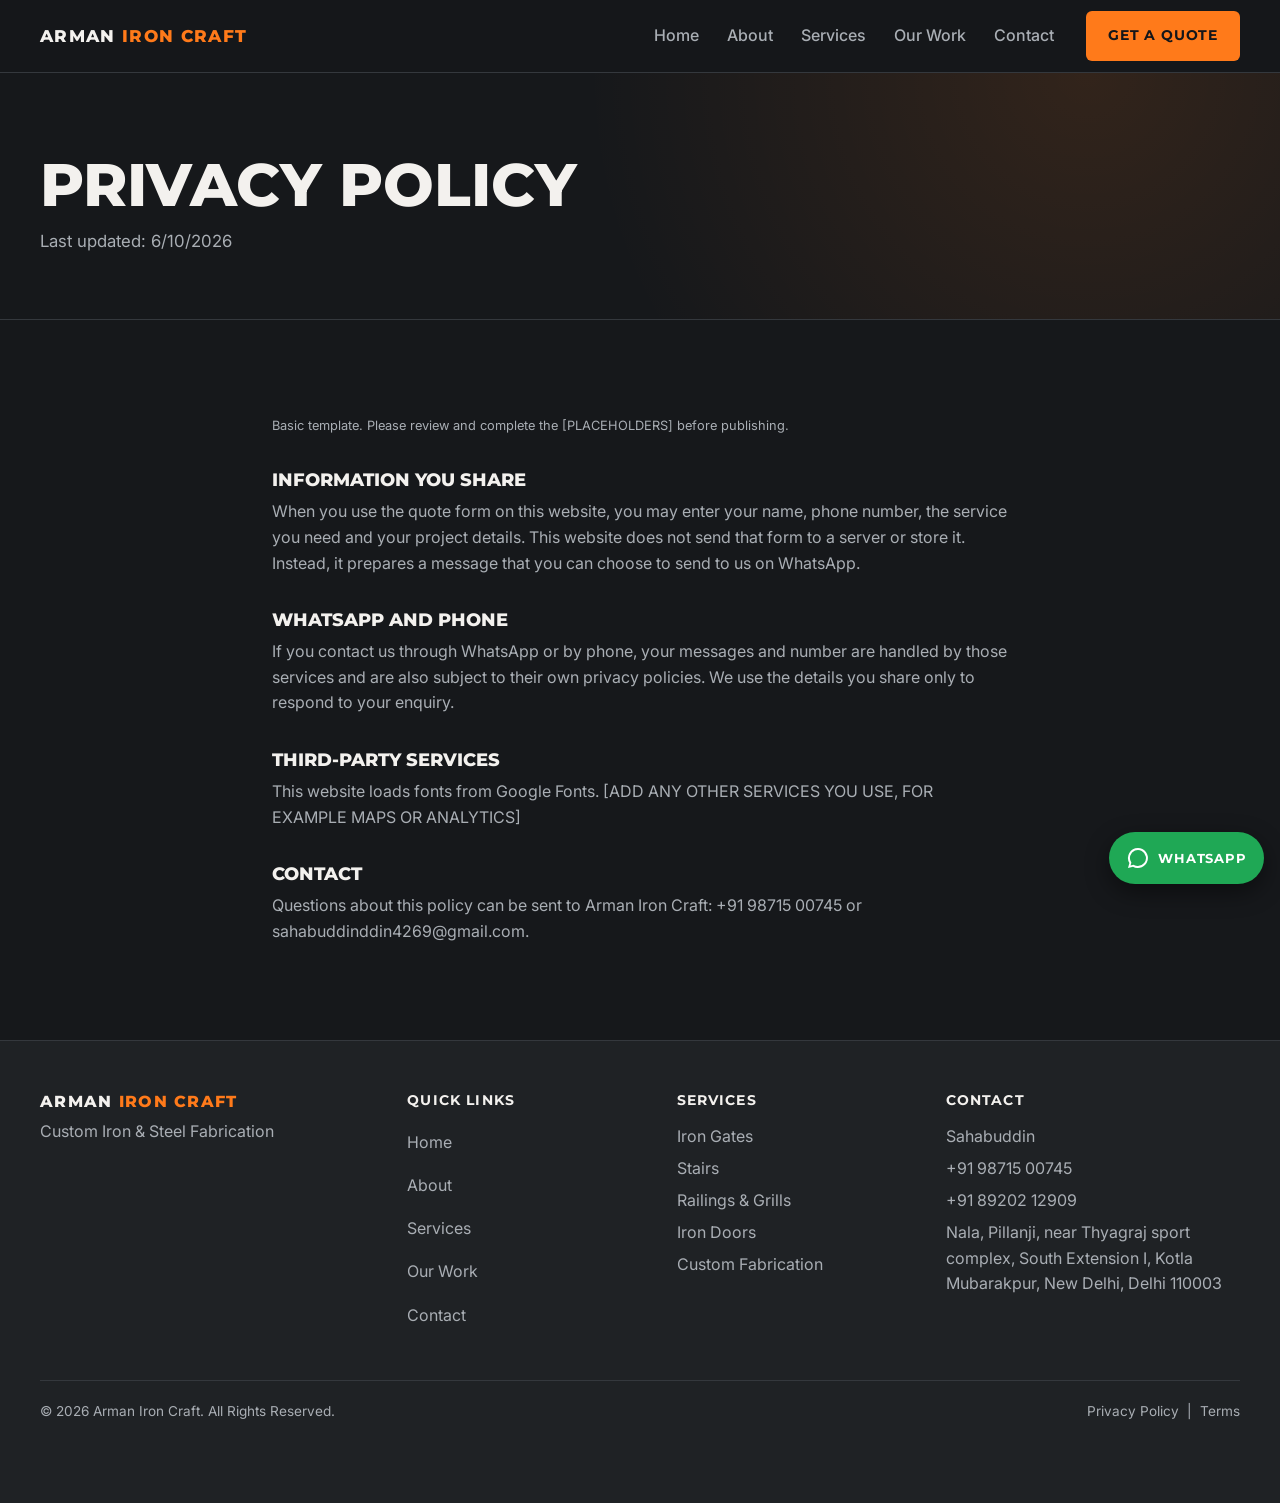
<file: privacy.html>
<!DOCTYPE html>
<html lang="en">
<head>
  <meta charset="UTF-8">
  <meta name="viewport" content="width=device-width, initial-scale=1">
  <title>Privacy Policy | Arman Iron Craft</title>
  <meta name="description" content="How Arman Iron Craft handles the information you share through this website.">
  <meta name="theme-color" content="#16181b">

  <!-- Fonts: Montserrat for headings, Inter for body text -->
  <link rel="preconnect" href="https://fonts.googleapis.com">
  <link rel="preconnect" href="https://fonts.gstatic.com" crossorigin>
  <link href="https://fonts.googleapis.com/css2?family=Inter:wght@400;500;600&family=Montserrat:wght@700;800&display=swap" rel="stylesheet">

  <!-- Order matters: base styles first, then responsive, then animations -->
  <link rel="stylesheet" href="css/style.css">
  <link rel="stylesheet" href="css/responsive.css">
  <link rel="stylesheet" href="css/animations.css">

  <link rel="icon" href="assets/icons/favicon.svg" type="image/svg+xml">

  <!-- SEO: replace [YOUR-DOMAIN] with your real website address when you publish -->
  <link rel="canonical" href="https://arman-ctrl-png.github.io/arman-iron-craft/privacy.html">
  <meta property="og:type" content="website">
  <meta property="og:site_name" content="Arman Iron Craft">
  <meta property="og:title" content="Privacy Policy | Arman Iron Craft">
  <meta property="og:description" content="How Arman Iron Craft handles the information you share through this website.">
  <meta property="og:url" content="https://arman-ctrl-png.github.io/arman-iron-craft/privacy.html">
  <meta property="og:image" content="https://arman-ctrl-png.github.io/arman-iron-craft/assets/images/og-image.jpg">
  <meta property="og:image:width" content="1200">
  <meta property="og:image:height" content="630">
  <meta property="og:image:width" content="1200">
  <meta property="og:image:height" content="630">
  <meta name="twitter:card" content="summary_large_image">
  <meta name="robots" content="noindex">
</head>
<body>
  <a class="skip-link" href="#main">Skip to content</a>

  <!-- ============ HEADER / NAVIGATION ============ -->
  <header class="site-header">
    <div class="container nav-bar">
      <a class="logo" href="index.html" aria-label="Arman Iron Craft - Home">ARMAN <span>IRON CRAFT</span></a>

      <button class="nav-toggle" type="button" aria-expanded="false" aria-controls="nav-menu" aria-label="Open menu">
        <span class="nav-toggle__bar"></span>
        <span class="nav-toggle__bar"></span>
        <span class="nav-toggle__bar"></span>
      </button>

      <nav id="nav-menu" class="nav-menu" aria-label="Main navigation">
        <ul class="nav-list">
          <li><a href="index.html">Home</a></li>
          <li><a href="about.html">About</a></li>
          <li><a href="services.html">Services</a></li>
          <li><a href="work.html">Our Work</a></li>
          <li><a href="contact.html">Contact</a></li>
        </ul>
        <a class="btn btn--primary nav-cta" href="contact.html">Get a Quote</a>
      </nav>
    </div>
  </header>

  <main id="main">
    <section class="page-hero">
      <div class="container">
        <h1 class="page-hero__title">Privacy policy</h1>
        <p class="page-hero__text">Last updated: 6/10/2026</p>
      </div>
    </section>
    <section class="section">
      <div class="container legal">
        <p class="review__note">Basic template. Please review and complete the [PLACEHOLDERS] before publishing.</p>

        <h2>Information you share</h2>
        <p>When you use the quote form on this website, you may enter your name, phone number, the service you need and your project details. This website does not send that form to a server or store it. Instead, it prepares a message that you can choose to send to us on WhatsApp.</p>
        <h2>WhatsApp and phone</h2>
        <p>If you contact us through WhatsApp or by phone, your messages and number are handled by those services and are also subject to their own privacy policies. We use the details you share only to respond to your enquiry.</p>
        <h2>Third-party services</h2>
        <p>This website loads fonts from Google Fonts. [ADD ANY OTHER SERVICES YOU USE, FOR EXAMPLE MAPS OR ANALYTICS]</p>
        <h2>Contact</h2>
        <p>Questions about this policy can be sent to Arman Iron Craft: +91 98715 00745 or sahabuddinddin4269@gmail.com.</p>
      </div>
    </section>
  </main>

  <!-- ============ FOOTER ============ -->
  <footer class="site-footer">
    <div class="container footer__grid">
      <div class="footer__brand">
        <p class="footer__logo">ARMAN <span>IRON CRAFT</span></p>
        <p>Custom Iron &amp; Steel Fabrication</p>
      </div>

      <nav aria-label="Footer quick links">
        <h2 class="footer__heading">Quick Links</h2>
        <ul>
          <li><a href="index.html">Home</a></li>
          <li><a href="about.html">About</a></li>
          <li><a href="services.html">Services</a></li>
          <li><a href="work.html">Our Work</a></li>
          <li><a href="contact.html">Contact</a></li>
        </ul>
      </nav>

      <div>
        <h2 class="footer__heading">Services</h2>
        <ul>
          <li>Iron Gates</li>
          <li>Stairs</li>
         <li>Railings &amp; Grills</li>
          <li>Iron Doors</li>
          <li>Custom Fabrication</li>
        </ul>
      </div>

      <div>
        <h2 class="footer__heading">Contact</h2>
        <ul>
          <li>Sahabuddin</li>
          <li data-text="phone">+91 98715 00745</li>
          <li data-text="whatsapp">91 8920212909li>
          <li>Nala, Pillanji, near Thyagraj sport complex, South Extension I, Kotla Mubarakpur, New Delhi, Delhi 110003</li>
        </ul>
      </div>
    </div>

    <div class="container footer__bottom">
      <p>&copy; 2026 Arman Iron Craft. All Rights Reserved.</p>
      <p><a href="privacy.html">Privacy Policy</a> &nbsp;|&nbsp; <a href="terms.html">Terms</a></p>
    </div>
  </footer>

  <script src="js/main.js" defer></script>
  <script src="js/navigation.js" defer></script>
</body>
</html>
</file>
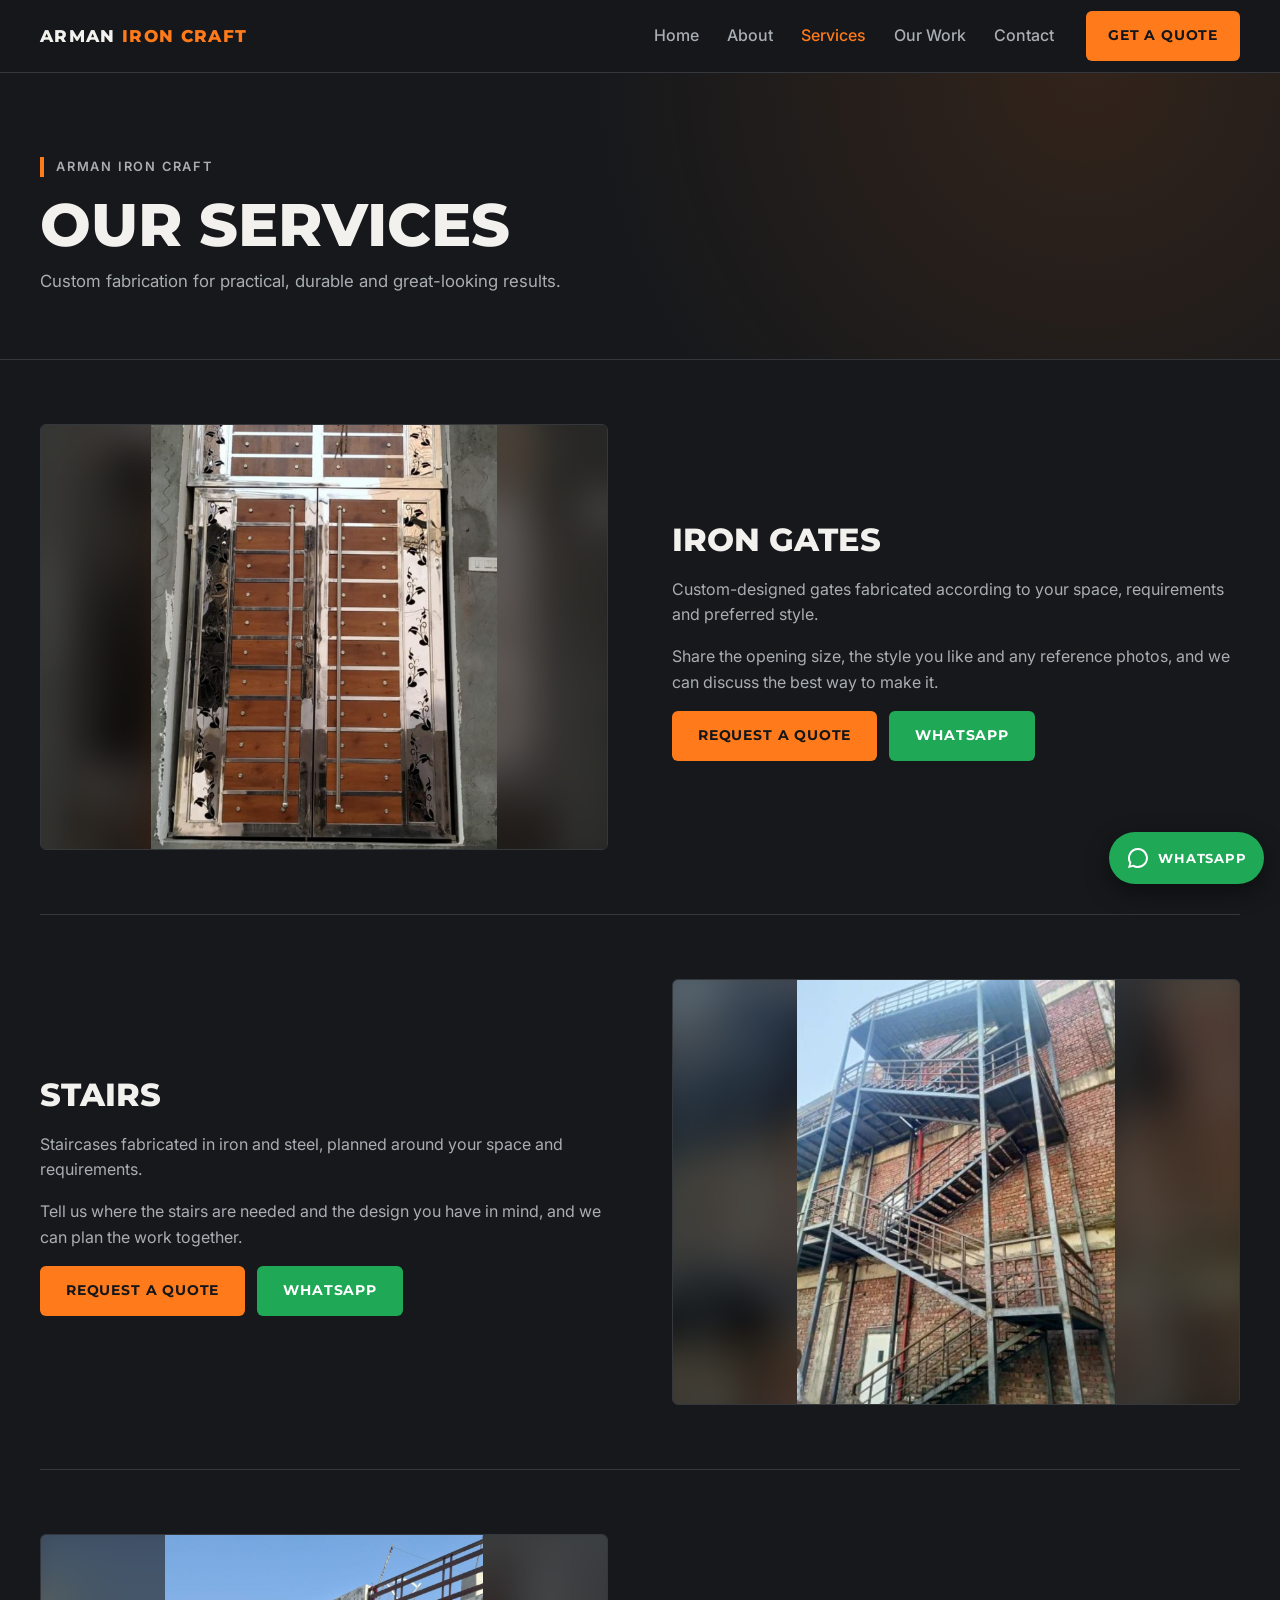
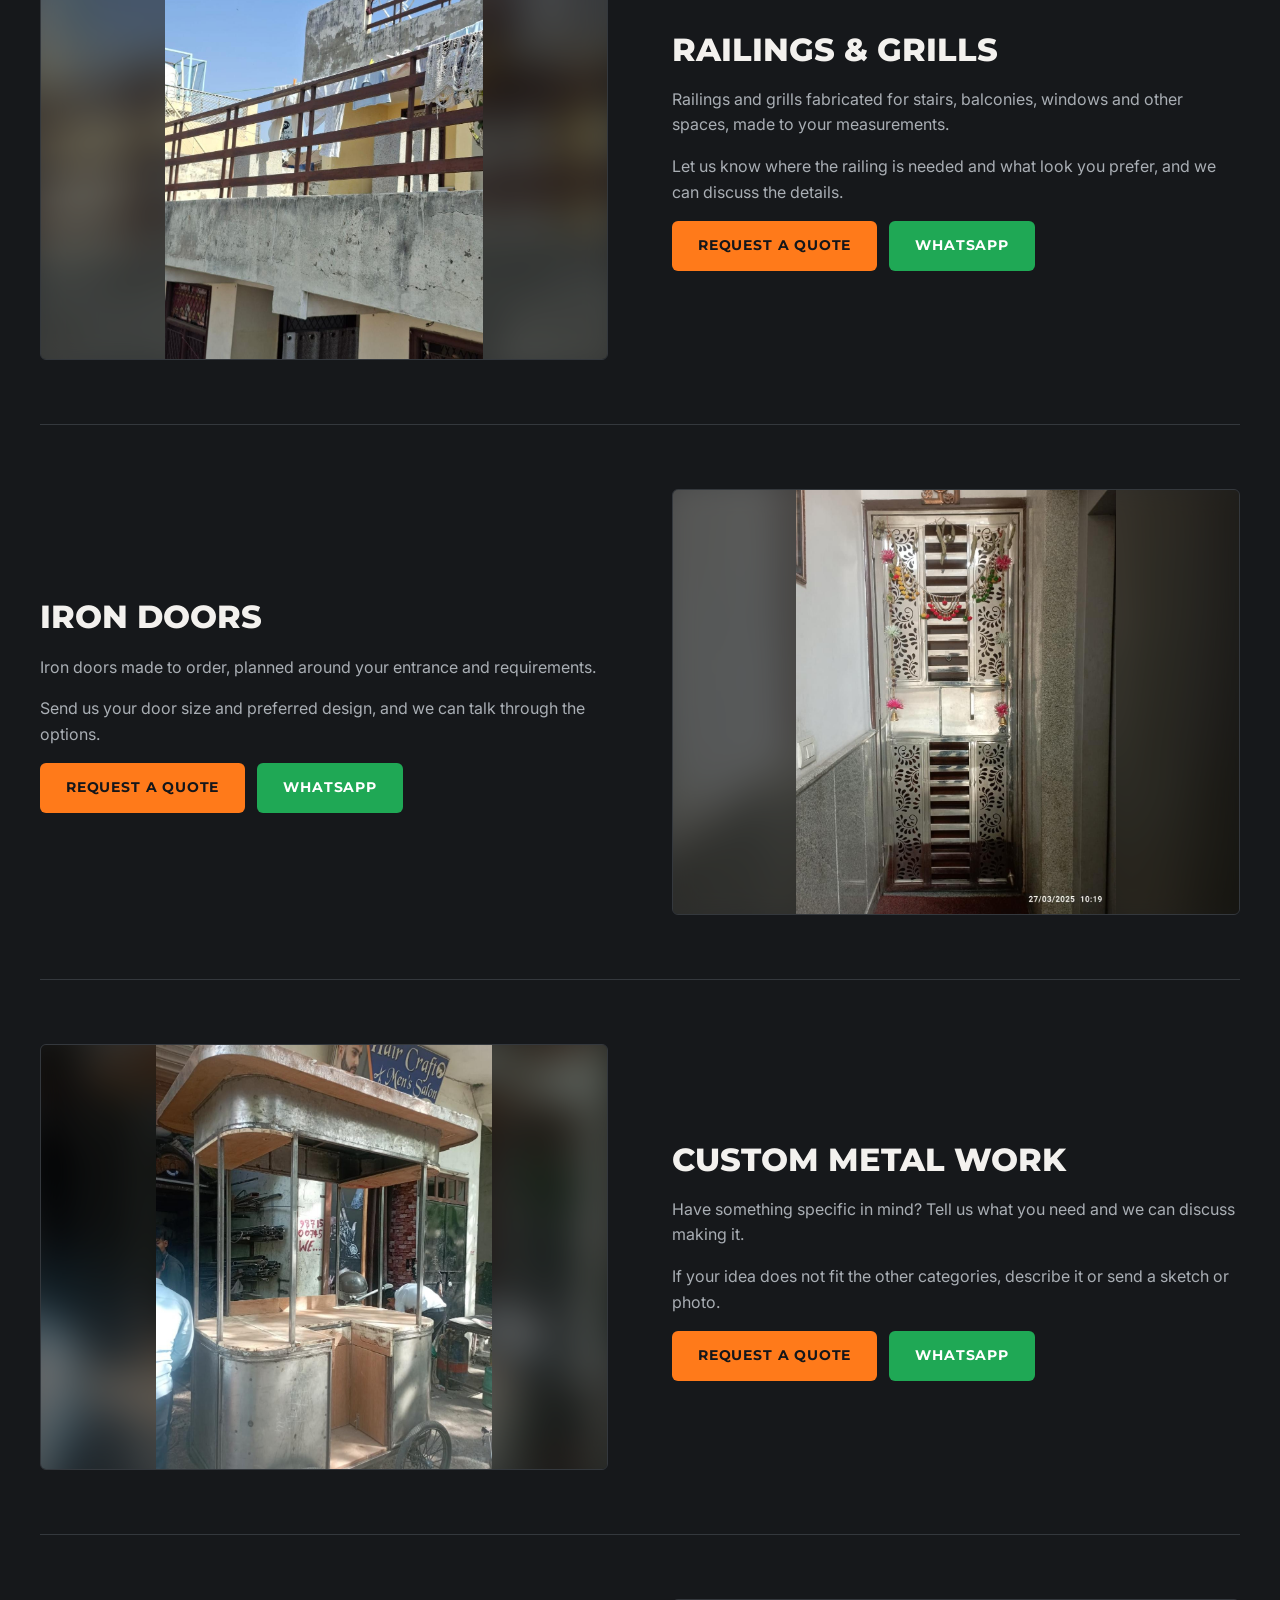
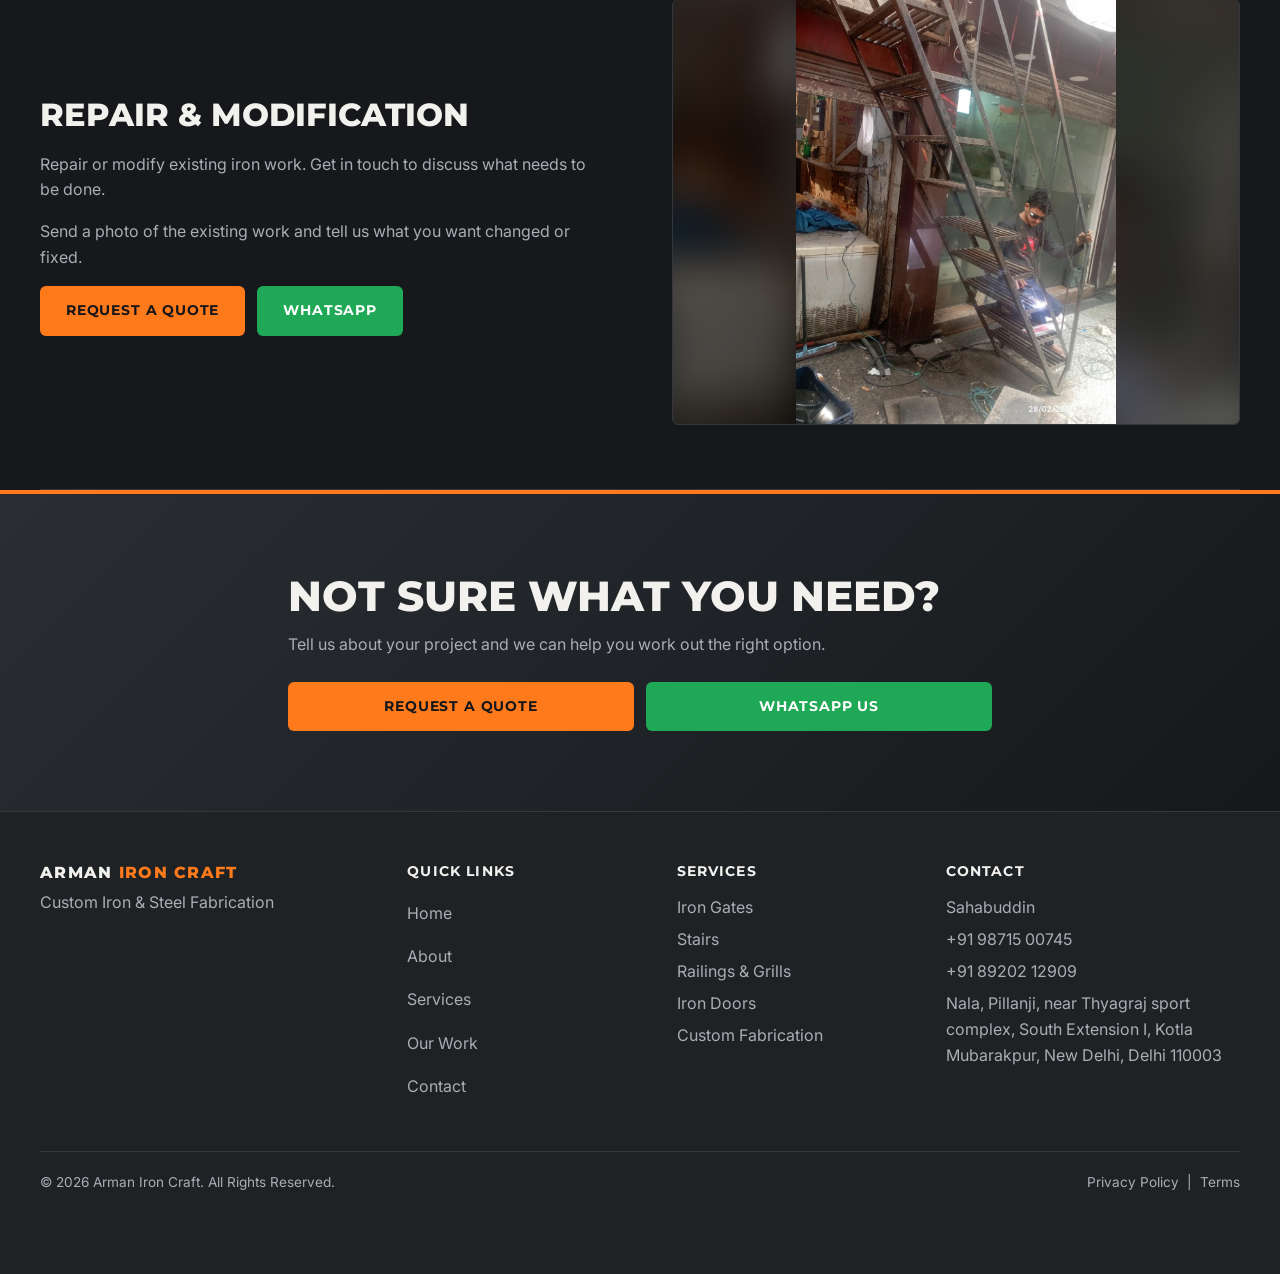
<file: services.html>
<!DOCTYPE html>
<html lang="en">
<head>
  <meta charset="UTF-8">
  <meta name="viewport" content="width=device-width, initial-scale=1">
  <title>Services | Arman Iron Craft</title>
  <meta name="description" content="Iron gates,stairs, railings and grills, iron doors, custom metal work and repair or modification from Arman Iron Craft.">
  <link rel="icon" href="assets/icons/favicon.svg" type="image/svg+xml">

  <!-- SEO: replace [YOUR-DOMAIN] with your real website address when you publish -->
  <link rel="canonical" href="https://arman-ctrl-png.github.io/arman-iron-craft/services.html">
  <meta property="og:type" content="website">
  <meta property="og:site_name" content="Arman Iron Craft">
  <meta property="og:title" content="Services | Arman Iron Craft">
  <meta property="og:description" content="Iron gates,stairs, railings and grills, iron doors, custom metal work and repair or modification from Arman Iron Craft.">
  <meta property="og:url" content="https://arman-ctrl-png.github.io/arman-iron-craft/services.html">
  <meta property="og:image" content="https://arman-ctrl-png.github.io/arman-iron-craft/assets/images/og-image.jpg">
  <meta property="og:image:width" content="1200">
  <meta property="og:image:height" content="630">
  <meta property="og:image:width" content="1200">
  <meta property="og:image:height" content="630">
  <meta name="twitter:card" content="summary_large_image">

  <meta name="theme-color" content="#16181b">

  <!-- Fonts: Montserrat for headings, Inter for body text -->
  <link rel="preconnect" href="https://fonts.googleapis.com">
  <link rel="preconnect" href="https://fonts.gstatic.com" crossorigin>
  <link href="https://fonts.googleapis.com/css2?family=Inter:wght@400;500;600&family=Montserrat:wght@700;800&display=swap" rel="stylesheet">

  <!-- Order matters: base styles first, then responsive, then animations -->
  <link rel="stylesheet" href="css/style.css">
  <link rel="stylesheet" href="css/responsive.css">
  <link rel="stylesheet" href="css/animations.css">
</head>
<body>
  <a class="skip-link" href="#main">Skip to content</a>

  <!-- ============ HEADER / NAVIGATION ============ -->
  <header class="site-header">
    <div class="container nav-bar">
      <a class="logo" href="index.html" aria-label="Arman Iron Craft - Home">ARMAN <span>IRON CRAFT</span></a>

      <button class="nav-toggle" type="button" aria-expanded="false" aria-controls="nav-menu" aria-label="Open menu">
        <span class="nav-toggle__bar"></span>
        <span class="nav-toggle__bar"></span>
        <span class="nav-toggle__bar"></span>
      </button>

      <nav id="nav-menu" class="nav-menu" aria-label="Main navigation">
        <ul class="nav-list">
          <li><a href="index.html">Home</a></li>
          <li><a href="about.html">About</a></li>
          <li><a href="services.html" aria-current="page">Services</a></li>
          <li><a href="work.html">Our Work</a></li>
          <li><a href="contact.html">Contact</a></li>
        </ul>
        <a class="btn btn--primary nav-cta" href="contact.html">Get a Quote</a>
      </nav>
    </div>
  </header>

  <main id="main">
    <section class="page-hero">
      <div class="container">
        <p class="hero__label animate-up" style="--delay: 0ms">Arman Iron Craft</p>
        <h1 class="page-hero__title animate-up" style="--delay: 100ms">Our services</h1>
        <p class="page-hero__text animate-up" style="--delay: 250ms">Custom fabrication for practical, durable and great-looking results.</p>
      </div>
    </section>

    <section class="container services-detail">
        <article class="service-detail" id="gates">
          <div class="img-box service-detail__img" data-label="assets/images/services/gates.jpg">
            <img src="assets/images/services/gates.jpg" alt="Custom iron gate" width="800" height="600" loading="lazy" onerror="this.style.display='none'">
          </div>
          <div>
            <h2 class="service-detail__title">Iron Gates</h2>
            <p>Custom-designed gates fabricated according to your space, requirements and preferred style.</p>
            <p>Share the opening size, the style you like and any reference photos, and we can discuss the best way to make it.</p>
            <div class="service-detail__actions">
              <a class="btn btn--primary" href="contact.html?service=Iron%20Gate">Request a Quote</a>
              <a class="btn btn--whatsapp" href="#" data-whatsapp data-whatsapp-service="Iron Gate" target="_blank" rel="noopener">WhatsApp</a>
            </div>
          </div>
        </article>
        <article class="service-detail" id="stairs">
          <div class="img-box service-detail__img" data-label="assets/images/services/stairs.jpg">
            <img src="assets/images/services/stairs.jpg" alt="Staircase" width="800" height="600" loading="lazy" onerror="this.style.display='none'">
          </div>
          <div>
           <h2 class="service-detail__title">Stairs</h2>
            <p>Staircases fabricated in iron and steel, planned around your space and requirements.</p>
            <p>Tell us where the stairs are needed and the design you have in mind, and we can plan the work together.</p>
            <div class="service-detail__actions">
              <a class="btn btn--primary" href="contact.html?service=Stairs">Request a Quote</a>
              <a class="btn btn--whatsapp" href="#" data-whatsapp data-whatsapp-service="Stairs" target="_blank" rel="noopener">WhatsApp</a>
            </div>
          </div>
        </article>
        <article class="service-detail" id="railings">
          <div class="img-box service-detail__img" data-label="assets/images/services/railings.jpg">
            <img src="assets/images/services/railings.jpg" alt="Iron railing" width="800" height="600" loading="lazy" onerror="this.style.display='none'">
          </div>
          <div>
           <h2 class="service-detail__title">Railings &amp; Grills</h2>
            <p>Railings and grills fabricated for stairs, balconies, windows and other spaces, made to your measurements.</p>
            <p>Let us know where the railing is needed and what look you prefer, and we can discuss the details.</p>
            <div class="service-detail__actions">
              <a class="btn btn--primary" href="contact.html?service=Railings%20%26%20Grills">Request a Quote</a>
              <a class="btn btn--whatsapp" href="#" data-whatsapp data-whatsapp-service="Railings &amp; Grills" target="_blank" rel="noopener">WhatsApp</a>
            </div>
          </div>
        </article>
        <article class="service-detail" id="doors">
          <div class="img-box service-detail__img" data-label="assets/images/services/doors.jpg">
            <img src="assets/images/services/doors.jpg" alt="Iron door" width="800" height="600" loading="lazy" onerror="this.style.display='none'">
          </div>
          <div>
            <h2 class="service-detail__title">Iron Doors</h2>
            <p>Iron doors made to order, planned around your entrance and requirements.</p>
            <p>Send us your door size and preferred design, and we can talk through the options.</p>
            <div class="service-detail__actions">
              <a class="btn btn--primary" href="contact.html?service=Iron%20Door">Request a Quote</a>
              <a class="btn btn--whatsapp" href="#" data-whatsapp data-whatsapp-service="Iron Door" target="_blank" rel="noopener">WhatsApp</a>
            </div>
          </div>
        </article>
        <article class="service-detail" id="custom">
          <div class="img-box service-detail__img" data-label="assets/images/services/custom.jpg">
            <img src="assets/images/services/custom.jpg" alt="Custom metal work" width="800" height="600" loading="lazy" onerror="this.style.display='none'">
          </div>
          <div>
            <h2 class="service-detail__title">Custom Metal Work</h2>
            <p>Have something specific in mind? Tell us what you need and we can discuss making it.</p>
            <p>If your idea does not fit the other categories, describe it or send a sketch or photo.</p>
            <div class="service-detail__actions">
              <a class="btn btn--primary" href="contact.html?service=Custom%20Metal%20Work">Request a Quote</a>
              <a class="btn btn--whatsapp" href="#" data-whatsapp data-whatsapp-service="Custom Metal Work" target="_blank" rel="noopener">WhatsApp</a>
            </div>
          </div>
        </article>
        <article class="service-detail" id="repair">
          <div class="img-box service-detail__img" data-label="assets/images/services/repair.jpg">
            <img src="assets/images/services/repair.jpg" alt="Iron repair work" width="800" height="600" loading="lazy" onerror="this.style.display='none'">
          </div>
          <div>
            <h2 class="service-detail__title">Repair &amp; Modification</h2>
            <p>Repair or modify existing iron work. Get in touch to discuss what needs to be done.</p>
            <p>Send a photo of the existing work and tell us what you want changed or fixed.</p>
            <div class="service-detail__actions">
              <a class="btn btn--primary" href="contact.html?service=Repair%20/%20Modification">Request a Quote</a>
              <a class="btn btn--whatsapp" href="#" data-whatsapp data-whatsapp-service="Repair / Modification" target="_blank" rel="noopener">WhatsApp</a>
            </div>
          </div>
        </article>
    </section>

    <section class="section cta">
      <div class="container cta__inner">
        <h2 class="section__title">Not sure what you need?</h2>
        <p class="section__sub">Tell us about your project and we can help you work out the right option.</p>
        <div class="cta__actions">
          <a class="btn btn--primary" href="contact.html">Request a Quote</a>
          <a class="btn btn--whatsapp" href="#" data-whatsapp target="_blank" rel="noopener">WhatsApp Us</a>
        </div>
      </div>
    </section>
  </main>

  <!-- ============ FOOTER ============ -->
  <footer class="site-footer">
    <div class="container footer__grid">
      <div class="footer__brand">
        <p class="footer__logo">ARMAN <span>IRON CRAFT</span></p>
        <p>Custom Iron &amp; Steel Fabrication</p>
      </div>

      <nav aria-label="Footer quick links">
        <h2 class="footer__heading">Quick Links</h2>
        <ul>
          <li><a href="index.html">Home</a></li>
          <li><a href="about.html">About</a></li>
          <li><a href="services.html">Services</a></li>
          <li><a href="work.html">Our Work</a></li>
          <li><a href="contact.html">Contact</a></li>
        </ul>
      </nav>

      <div>
        <h2 class="footer__heading">Services</h2>
        <ul>
          <li>Iron Gates</li>
          <li>Stairs</li>
         <li>Railings &amp; Grills</li>
          <li>Iron Doors</li>
          <li>Custom Fabrication</li>
        </ul>
      </div>

      <div>
        <h2 class="footer__heading">Contact</h2>
        <ul>
          <li>Sahabuddin</li>
          <li data-text="phone">+91 98715 00745</li>
          <li data-text="whatsapp">91 8920212909</li>
          <li>Nala, Pillanji, near Thyagraj sport complex, South Extension I, Kotla Mubarakpur, New Delhi, Delhi 110003</li>
        </ul>
      </div>
    </div>

    <div class="container footer__bottom">
      <p>&copy; 2026 Arman Iron Craft. All Rights Reserved.</p>
      <p><a href="privacy.html">Privacy Policy</a> &nbsp;|&nbsp; <a href="terms.html">Terms</a></p>
    </div>
  </footer>

  <script src="js/main.js" defer></script>
  <script src="js/navigation.js" defer></script>
</body>
</html>
</file>
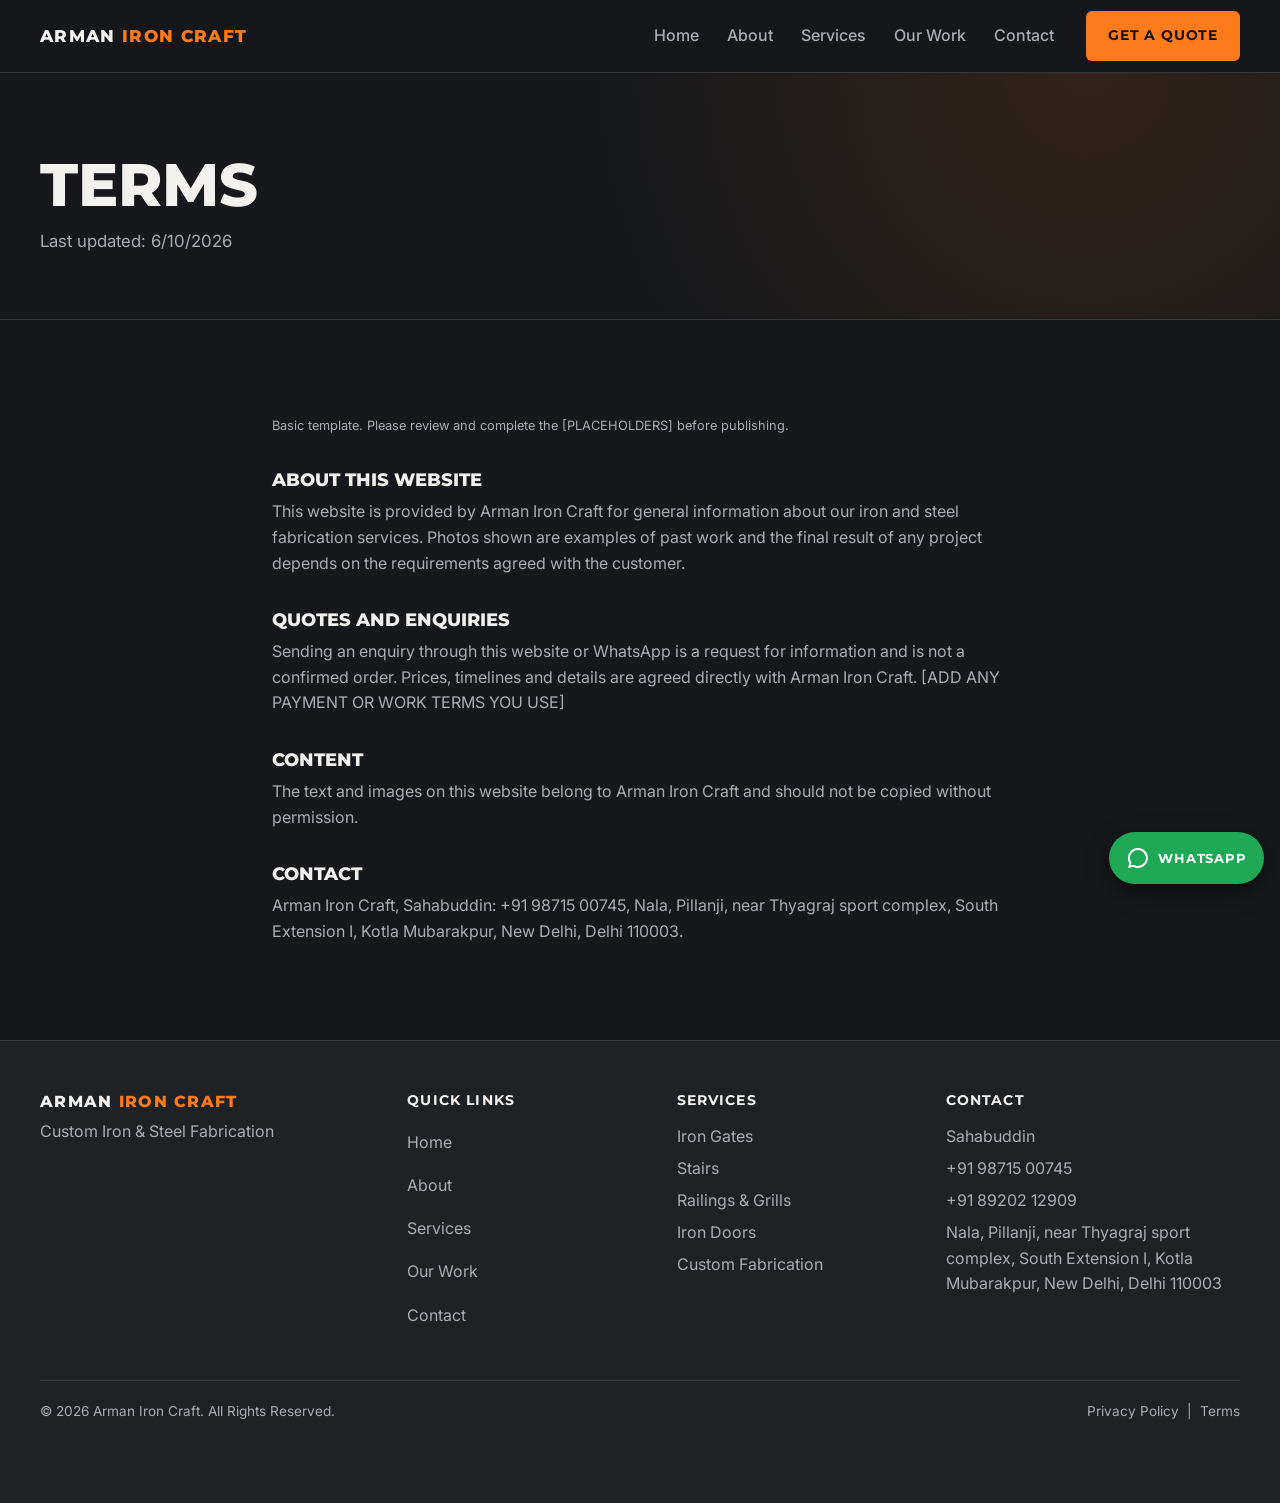
<file: terms.html>
<!DOCTYPE html>
<html lang="en">
<head>
  <meta charset="UTF-8">
  <meta name="viewport" content="width=device-width, initial-scale=1">
  <title>Terms | Arman Iron Craft</title>
  <meta name="description" content="Terms of use for the Arman Iron Craft website.">
  <meta name="theme-color" content="#16181b">

  <!-- Fonts: Montserrat for headings, Inter for body text -->
  <link rel="preconnect" href="https://fonts.googleapis.com">
  <link rel="preconnect" href="https://fonts.gstatic.com" crossorigin>
  <link href="https://fonts.googleapis.com/css2?family=Inter:wght@400;500;600&family=Montserrat:wght@700;800&display=swap" rel="stylesheet">

  <!-- Order matters: base styles first, then responsive, then animations -->
  <link rel="stylesheet" href="css/style.css">
  <link rel="stylesheet" href="css/responsive.css">
  <link rel="stylesheet" href="css/animations.css">

  <link rel="icon" href="assets/icons/favicon.svg" type="image/svg+xml">

  <!-- SEO: replace [YOUR-DOMAIN] with your real website address when you publish -->
  <link rel="canonical" href="https://arman-ctrl-png.github.io/arman-iron-craft/terms.html">
  <meta property="og:type" content="website">
  <meta property="og:site_name" content="Arman Iron Craft">
  <meta property="og:title" content="Terms | Arman Iron Craft">
  <meta property="og:description" content="Terms of use for the Arman Iron Craft website.">
  <meta property="og:url" content="https://arman-ctrl-png.github.io/arman-iron-craft/terms.html">
  <meta property="og:image" content="https://arman-ctrl-png.github.io/arman-iron-craft/assets/images/og-image.jpg">
  <meta property="og:image:width" content="1200">
  <meta property="og:image:height" content="630">
  <meta property="og:image:width" content="1200">
  <meta property="og:image:height" content="630">
  <meta name="twitter:card" content="summary_large_image">
  <meta name="robots" content="noindex">
</head>
<body>
  <a class="skip-link" href="#main">Skip to content</a>

  <!-- ============ HEADER / NAVIGATION ============ -->
  <header class="site-header">
    <div class="container nav-bar">
      <a class="logo" href="index.html" aria-label="Arman Iron Craft - Home">ARMAN <span>IRON CRAFT</span></a>

      <button class="nav-toggle" type="button" aria-expanded="false" aria-controls="nav-menu" aria-label="Open menu">
        <span class="nav-toggle__bar"></span>
        <span class="nav-toggle__bar"></span>
        <span class="nav-toggle__bar"></span>
      </button>

      <nav id="nav-menu" class="nav-menu" aria-label="Main navigation">
        <ul class="nav-list">
          <li><a href="index.html">Home</a></li>
          <li><a href="about.html">About</a></li>
          <li><a href="services.html">Services</a></li>
          <li><a href="work.html">Our Work</a></li>
          <li><a href="contact.html">Contact</a></li>
        </ul>
        <a class="btn btn--primary nav-cta" href="contact.html">Get a Quote</a>
      </nav>
    </div>
  </header>

  <main id="main">
    <section class="page-hero">
      <div class="container">
        <h1 class="page-hero__title">Terms</h1>
        <p class="page-hero__text">Last updated: 6/10/2026</p>
      </div>
    </section>
    <section class="section">
      <div class="container legal">
        <p class="review__note">Basic template. Please review and complete the [PLACEHOLDERS] before publishing.</p>

        <h2>About this website</h2>
        <p>This website is provided by Arman Iron Craft for general information about our iron and steel fabrication services. Photos shown are examples of past work and the final result of any project depends on the requirements agreed with the customer.</p>
        <h2>Quotes and enquiries</h2>
        <p>Sending an enquiry through this website or WhatsApp is a request for information and is not a confirmed order. Prices, timelines and details are agreed directly with Arman Iron Craft. [ADD ANY PAYMENT OR WORK TERMS YOU USE]</p>
        <h2>Content</h2>
        <p>The text and images on this website belong to Arman Iron Craft and should not be copied without permission.</p>
        <h2>Contact</h2>
        <p>Arman Iron Craft, Sahabuddin: +91 98715 00745, Nala, Pillanji, near Thyagraj sport complex, South Extension I, Kotla Mubarakpur, New Delhi, Delhi 110003.</p>
      </div>
    </section>
  </main>

  <!-- ============ FOOTER ============ -->
  <footer class="site-footer">
    <div class="container footer__grid">
      <div class="footer__brand">
        <p class="footer__logo">ARMAN <span>IRON CRAFT</span></p>
        <p>Custom Iron &amp; Steel Fabrication</p>
      </div>

      <nav aria-label="Footer quick links">
        <h2 class="footer__heading">Quick Links</h2>
        <ul>
          <li><a href="index.html">Home</a></li>
          <li><a href="about.html">About</a></li>
          <li><a href="services.html">Services</a></li>
          <li><a href="work.html">Our Work</a></li>
          <li><a href="contact.html">Contact</a></li>
        </ul>
      </nav>

      <div>
        <h2 class="footer__heading">Services</h2>
        <ul>
          <li>Iron Gates</li>
          <li>Stairs</li>
         <li>Railings &amp; Grills</li>
          <li>Iron Doors</li>
          <li>Custom Fabrication</li>
        </ul>
      </div>

      <div>
        <h2 class="footer__heading">Contact</h2>
        <ul>
          <li>Sahabuddin</li>
          <li data-text="phone">+91 98715 00745</li>
          <li data-text="whatsapp">91 8920212909</li>
          <li>Nala, Pillanji, near Thyagraj sport complex, South Extension I, Kotla Mubarakpur, New Delhi, Delhi 110003</li>
        </ul>
      </div>
    </div>

    <div class="container footer__bottom">
      <p>&copy; 2026 Arman Iron Craft. All Rights Reserved.</p>
      <p><a href="privacy.html">Privacy Policy</a> &nbsp;|&nbsp; <a href="terms.html">Terms</a></p>
    </div>
  </footer>

  <script src="js/main.js" defer></script>
  <script src="js/navigation.js" defer></script>
</body>
</html>
</file>
<file: css/style.css>
/* =========================================================
   ARMAN IRON CRAFT - style.css
   Base styles (written for mobile first).
   Larger-screen changes live in responsive.css
   ========================================================= */

/* ---------- 1. DESIGN TOKENS ----------
   Change a colour here and it changes everywhere. */
:root {
  --color-bg:        #16181b;  /* page background (charcoal) */
  --color-surface:   #1f2225;  /* cards, footer */
  --color-line:      #34383d;  /* thin borders */
  --color-text:      #f3f1ee;  /* main text (warm white) */
  --color-muted:     #a9aeb4;  /* secondary text (metal grey) */
  --color-accent:    #ff7a1a;  /* orange accent */
  --color-accent-dk: #e0650c;  /* accent on hover */
  --color-whatsapp:  #1fa855;

  --font-heading: "Montserrat", "Arial Black", sans-serif;
  --font-body:    "Inter", Arial, sans-serif;

  --header-height: 72px;
  --radius: 6px;
  --shadow: 0 12px 32px rgba(0, 0, 0, 0.35);
  --ease: cubic-bezier(0.22, 0.61, 0.36, 1);
}

/* ---------- 2. RESET ---------- */
*, *::before, *::after { box-sizing: border-box; }

html { scroll-behavior: smooth; }

body {
  margin: 0;
  font-family: var(--font-body);
  font-size: 1rem;
  line-height: 1.6;
  color: var(--color-text);
  background: var(--color-bg);
  -webkit-font-smoothing: antialiased;
}

img { display: block; max-width: 100%; height: auto; }
ul { margin: 0; padding: 0; list-style: none; }
a { color: inherit; text-decoration: none; }
h1, h2, h3, p { margin-top: 0; }

/* Visible keyboard focus (important for accessibility) */
:focus-visible {
  outline: 3px solid var(--color-accent);
  outline-offset: 3px;
}

/* ---------- 3. LAYOUT HELPERS ---------- */
.container {
  width: min(1200px, 100% - 2rem); /* 1rem gap each side on phones */
  margin-inline: auto;
}

.skip-link {
  position: absolute;
  left: 1rem;
  top: -100px;
  z-index: 200;
  padding: 0.75rem 1rem;
  background: var(--color-accent);
  color: #111;
  font-weight: 600;
}
.skip-link:focus { top: 1rem; }

/* ---------- 4. BUTTONS ---------- */
.btn {
  display: inline-flex;
  align-items: center;
  justify-content: center;
  min-height: 48px;               /* easy to tap on phones */
  padding: 0.75rem 1.5rem;
  border: 2px solid transparent;
  border-radius: var(--radius);
  font-family: var(--font-heading);
  font-size: 0.85rem;
  font-weight: 700;
  letter-spacing: 0.06em;
  text-transform: uppercase;
  cursor: pointer;
  transition: transform 0.2s var(--ease), background-color 0.2s, color 0.2s, border-color 0.2s;
}
.btn:hover { transform: translateY(-2px); }

.btn--primary { background: var(--color-accent); color: #14161a; }
.btn--primary:hover { background: var(--color-accent-dk); }

.btn--outline { border-color: var(--color-text); color: var(--color-text); }
.btn--outline:hover { background: var(--color-text); color: #14161a; }

.btn--dark { background: var(--color-surface); border-color: var(--color-line); color: var(--color-text); }
.btn--dark:hover { border-color: var(--color-accent); }

.btn--whatsapp { background: var(--color-whatsapp); color: #fff; }
.btn--whatsapp:hover { background: #178a46; }

/* ---------- 5. HEADER & MOBILE NAV ---------- */
.site-header {
  position: sticky;               /* stays at top while scrolling */
  top: 0;
  z-index: 100;
  background: rgba(22, 24, 27, 0.94);
  backdrop-filter: blur(8px);
  border-bottom: 1px solid var(--color-line);
}

.nav-bar {
  display: flex;
  align-items: center;
  justify-content: space-between;
  min-height: var(--header-height);
}

.logo {
  font-family: var(--font-heading);
  font-weight: 800;
  font-size: 1.05rem;
  letter-spacing: 0.08em;
}
.logo span { color: var(--color-accent); }

/* Hamburger button (3 bars) */
.nav-toggle {
  display: flex;
  flex-direction: column;
  justify-content: center;
  gap: 6px;
  width: 48px;
  height: 48px;
  padding: 0 11px;
  background: none;
  border: 0;
  cursor: pointer;
}
.nav-toggle__bar {
  display: block;
  height: 3px;
  background: var(--color-text);
  border-radius: 2px;
  transition: transform 0.3s var(--ease), opacity 0.2s;
}
/* When the menu is open, turn the 3 bars into an X */
.nav-toggle[aria-expanded="true"] .nav-toggle__bar:nth-child(1) { transform: translateY(9px) rotate(45deg); }
.nav-toggle[aria-expanded="true"] .nav-toggle__bar:nth-child(2) { opacity: 0; }
.nav-toggle[aria-expanded="true"] .nav-toggle__bar:nth-child(3) { transform: translateY(-9px) rotate(-45deg); }

/* The mobile menu panel: hidden by default, slides in when .is-open is added by JS */
.nav-menu {
  position: absolute;
  top: 100%;
  left: 0;
  right: 0;
  padding: 0.5rem 1rem 1.5rem;
  background: var(--color-bg);
  border-bottom: 1px solid var(--color-line);
  opacity: 0;
  visibility: hidden;
  transform: translateY(-12px);
  max-height: calc(100vh - var(--header-height));   /* menu scrolls on short/landscape phones */
  max-height: calc(100dvh - var(--header-height));
  overflow-y: auto;
  transition: opacity 0.3s var(--ease), transform 0.3s var(--ease), visibility 0.3s;
}
.nav-menu.is-open {
  opacity: 1;
  visibility: visible;
  transform: translateY(0);
}

.nav-list a {
  display: block;
  padding: 0.9rem 0;
  border-bottom: 1px solid var(--color-line);
  font-weight: 500;
  color: var(--color-muted);
  transition: color 0.2s;
}
.nav-list a:hover,
.nav-list a[aria-current="page"] { color: var(--color-accent); }

.nav-cta { width: 100%; margin-top: 1.25rem; }

/* ---------- 6. HERO ---------- */
.hero {
  padding: 2.5rem 0 3.5rem;
  background:
    radial-gradient(circle at 85% 0%, rgba(255, 122, 26, 0.12), transparent 45%),
    var(--color-bg);
  overflow: hidden;               /* stops the image animation causing side-scroll */
}

.hero__inner {
  display: grid;
  gap: 2.5rem;
}

.hero__label {
  display: inline-block;
  margin-bottom: 1rem;
  padding-left: 0.75rem;
  border-left: 4px solid var(--color-accent);
  font-size: 0.8rem;
  font-weight: 600;
  letter-spacing: 0.14em;
  text-transform: uppercase;
  color: var(--color-muted);
}

.hero__title {
  margin-bottom: 1.25rem;
  font-family: var(--font-heading);
  font-weight: 800;
  font-size: clamp(2.4rem, 11vw, 4.5rem); /* scales smoothly with screen size */
  line-height: 1.02;
  text-transform: uppercase;
}

.hero__text {
  max-width: 34rem;
  margin-bottom: 1.75rem;
  font-size: 1.05rem;
  color: var(--color-muted);
}

.hero__actions {
  display: grid;
  grid-template-columns: 1fr;
  gap: 0.75rem;
  margin-bottom: 0.75rem;
}

/* Image box. The gradient + text show until you add hero.jpg */
.hero__media {
  position: relative;
  aspect-ratio: 4 / 3;
  border-radius: var(--radius);
  overflow: hidden;
  background: linear-gradient(135deg, #2a2e33, #1b1d20);
  border: 1px solid var(--color-line);
  box-shadow: var(--shadow);
}
.hero__media::before {
  content: "Add your photo: assets/images/hero.jpg";
  position: absolute;
  inset: 0;
  display: grid;
  place-items: center;
  padding: 1rem;
  text-align: center;
  font-size: 0.85rem;
  color: var(--color-muted);
}
.hero__media img {
  position: absolute;
  inset: 0;
  width: 100%;
  height: 100%;
  object-fit: cover;
}

/* ---------- 7. FOOTER ---------- */
.site-footer {
  padding-top: 3rem;
  background: var(--color-surface);
  border-top: 1px solid var(--color-line);
}

.footer__grid {
  display: grid;
  gap: 2rem;
  padding-bottom: 2.5rem;
}

.footer__logo {
  margin-bottom: 0.25rem;
  font-family: var(--font-heading);
  font-weight: 800;
  letter-spacing: 0.08em;
}
.footer__logo span { color: var(--color-accent); }

.footer__brand p:last-child { color: var(--color-muted); }

.footer__heading {
  margin-bottom: 0.75rem;
  font-family: var(--font-heading);
  font-size: 0.9rem;
  letter-spacing: 0.08em;
  text-transform: uppercase;
}

.site-footer li { margin-bottom: 0.4rem; color: var(--color-muted); }
.site-footer a:hover { color: var(--color-accent); }

.footer__bottom {
  display: flex;
  flex-direction: column;
  gap: 0.5rem;
  padding: 1.25rem 0;
  border-top: 1px solid var(--color-line);
  font-size: 0.85rem;
  color: var(--color-muted);
}
.footer__bottom p { margin: 0; }

/* =========================================================
   8. SHARED SECTION STYLES
   ========================================================= */
.section { padding: 3.5rem 0; }
.section--alt { background: var(--color-surface); }
.section__head { max-width: 40rem; margin-bottom: 2rem; }
.section__title {
  margin-bottom: 0.75rem;
  font-family: var(--font-heading);
  font-weight: 800;
  font-size: clamp(1.7rem, 6vw, 2.6rem);
  line-height: 1.1;
  text-transform: uppercase;
}
.section__sub { color: var(--color-muted); }

/* Reusable image box: shows a grey label until the real photo exists */
.img-box {
  position: relative;
  overflow: hidden;
  background: linear-gradient(135deg, #2a2e33, #1b1d20);
  border: 1px solid var(--color-line);
  border-radius: var(--radius);
}
.img-box::before {
  content: attr(data-label);
  position: absolute;
  inset: 0;
  display: grid;
  place-items: center;
  padding: 1rem;
  text-align: center;
  font-size: 0.8rem;
  color: var(--color-muted);
}
.img-box img { position: absolute; inset: 0; width: 100%; height: 100%; object-fit: cover; }

/* ---------- Trust bar ---------- */
.trust { background: var(--color-surface); border-block: 1px solid var(--color-line); }
.trust__list { display: grid; grid-template-columns: 1fr 1fr; }
.trust__list li {
  padding: 1rem 0.75rem;
  border-left: 3px solid var(--color-accent);
  margin: 0.5rem 0;
  font-family: var(--font-heading);
  font-size: 0.75rem;
  font-weight: 700;
  letter-spacing: 0.06em;
  text-transform: uppercase;
}

/* ---------- About preview ---------- */
.about { display: grid; gap: 2rem; align-items: center; }
.about__img { aspect-ratio: 1 / 1; }
.about__owner { margin: 1.25rem 0 1.5rem; font-weight: 600; }
.about__owner span { margin-right: 0.5rem; color: var(--color-accent); text-transform: uppercase; font-size: 0.8rem; letter-spacing: 0.1em; }

/* ---------- Service cards ---------- */
.services-grid { display: grid; gap: 1.25rem; }
.service-card {
  display: block;
  overflow: hidden;
  background: var(--color-bg);
  border: 1px solid var(--color-line);
  border-radius: var(--radius);
  transition: transform 0.25s var(--ease), border-color 0.25s, box-shadow 0.25s;
}
.service-card:hover { transform: translateY(-4px); border-color: var(--color-accent); box-shadow: var(--shadow); }
.service-card__img { aspect-ratio: 3 / 2; border: 0; border-radius: 0; }
.service-card__body { padding: 1.25rem; }
.service-card h3, .why-card h3, .process h3, .featured__title { font-family: var(--font-heading); text-transform: uppercase; }
.service-card h3 { margin-bottom: 0.5rem; font-size: 1.1rem; }
.service-card p { color: var(--color-muted); font-size: 0.95rem; }
.service-card__more { font-weight: 600; color: var(--color-accent); }

/* ---------- Featured project ---------- */
.featured__img { aspect-ratio: 16 / 10; margin-bottom: 1.5rem; }
.featured__title { margin-bottom: 0.5rem; font-size: 1.4rem; }
.facts { display: grid; grid-template-columns: 1fr 1fr; gap: 1rem; margin: 1.5rem 0; }
.facts div { padding-left: 0.75rem; border-left: 3px solid var(--color-accent); }
.facts dt { font-size: 0.75rem; letter-spacing: 0.1em; text-transform: uppercase; color: var(--color-muted); }
.facts dd { margin: 0; font-weight: 600; }

/* ---------- Why choose us ---------- */
.why-grid { display: grid; gap: 1.25rem; }
.why-card { padding: 1.5rem; background: var(--color-bg); border-top: 3px solid var(--color-accent); border-radius: var(--radius); }
.why-card h3 { margin-bottom: 0.5rem; font-size: 1rem; }
.why-card p { margin: 0; color: var(--color-muted); }

/* ---------- How it works (vertical on phone) ---------- */
.process { position: relative; display: grid; gap: 1.75rem; }
.process::before { /* the connecting line */
  content: "";
  position: absolute;
  left: 1.25rem; top: 0; bottom: 0;
  width: 2px;
  background: var(--color-line);
}
.process li { position: relative; padding-left: 3.5rem; }
.process__num {
  position: absolute; left: 0; top: 0; z-index: 1;
  display: grid; place-items: center;
  width: 2.5rem; height: 2.5rem;
  border-radius: 50%;
  background: var(--color-accent);
  color: #14161a;
  font-family: var(--font-heading);
  font-weight: 800;
}
.process h3 { margin-bottom: 0.25rem; font-size: 1rem; }
.process p { margin: 0; color: var(--color-muted); }

/* ---------- Reviews ---------- */
.review { max-width: 40rem; margin: 0; padding: 1.5rem; background: var(--color-bg); border: 2px dashed var(--color-line); border-radius: var(--radius); }
.review__stars { margin-bottom: 0.5rem; color: var(--color-accent); font-size: 1.25rem; letter-spacing: 0.15em; }
.review blockquote { margin: 0 0 1rem; font-size: 1.1rem; }
.review figcaption span { color: var(--color-muted); font-size: 0.9rem; }
.review__note { margin: 1rem 0 0; font-size: 0.8rem; color: var(--color-accent); }

/* ---------- FAQ accordion ---------- */
.faq { max-width: 50rem; }
.faq__item { border-bottom: 1px solid var(--color-line); }
.faq__item h3 { margin: 0; }
.faq__question {
  display: flex; justify-content: space-between; align-items: center; gap: 1rem;
  width: 100%; min-height: 56px; padding: 0.75rem 0;
  background: none; border: 0; cursor: pointer;
  font: 600 1rem var(--font-body);
  color: var(--color-text); text-align: left;
}
.faq__question::after { content: "+"; font-size: 1.5rem; color: var(--color-accent); transition: transform 0.3s var(--ease); }
.faq__item.is-open .faq__question::after { transform: rotate(45deg); }
.faq__answer { display: grid; grid-template-rows: 0fr; visibility: hidden; transition: grid-template-rows 0.3s var(--ease), visibility 0.3s; }
.faq__answer > div { overflow: hidden; }
.faq__answer p { margin: 0 0 1rem; color: var(--color-muted); }
.faq__item.is-open .faq__answer { grid-template-rows: 1fr; visibility: visible; }
.faq__answer a { color: var(--color-accent); text-decoration: underline; }

/* ---------- Quote CTA ---------- */
.cta { background: linear-gradient(135deg, #2a2e33, var(--color-bg)); border-top: 4px solid var(--color-accent); }
.cta__inner { max-width: 44rem; }
.cta__actions { display: grid; gap: 0.75rem; margin-top: 1.5rem; }

/* =========================================================
   9. INNER PAGE HEADER + SERVICES PAGE
   ========================================================= */
.page-hero {
  padding: 3rem 0 2.5rem;
  background: radial-gradient(circle at 85% 0%, rgba(255, 122, 26, 0.12), transparent 45%), var(--color-bg);
  border-bottom: 1px solid var(--color-line);
}
.page-hero__title {
  margin-bottom: 0.75rem;
  font-family: var(--font-heading);
  font-weight: 800;
  font-size: clamp(2.2rem, 9vw, 3.75rem);
  line-height: 1.05;
  text-transform: uppercase;
}
.page-hero__text { max-width: 36rem; margin: 0; color: var(--color-muted); font-size: 1.05rem; }

.service-detail {
  display: grid;
  gap: 1.5rem;
  padding: 2.5rem 0;
  border-bottom: 1px solid var(--color-line);
  scroll-margin-top: calc(var(--header-height) + 1rem); /* so the sticky header doesn't cover the heading */
}
.service-detail__img { aspect-ratio: 4 / 3; }
.service-detail__title {
  margin-bottom: 0.75rem;
  font-family: var(--font-heading);
  font-weight: 800;
  font-size: clamp(1.5rem, 5vw, 2rem);
  text-transform: uppercase;
}
.service-detail p { color: var(--color-muted); }
.service-detail .btn { margin-top: 0.5rem; }

/* =========================================================
   10. OUR WORK: FILTERS, GALLERY, LIGHTBOX
   ========================================================= */
[hidden] { display: none !important; }   /* makes the hidden attribute always win */
body.no-scroll { overflow: hidden; }

.filters { display: flex; flex-wrap: wrap; gap: 0.5rem; margin-bottom: 2rem; }
.filter-btn {
  min-height: 44px;
  padding: 0.5rem 1.1rem;
  background: none;
  border: 2px solid var(--color-line);
  border-radius: var(--radius);
  color: var(--color-text);
  font: 700 0.8rem var(--font-heading);
  letter-spacing: 0.06em;
  text-transform: uppercase;
  cursor: pointer;
  transition: background-color 0.2s, border-color 0.2s, color 0.2s;
}
.filter-btn:hover { border-color: var(--color-accent); }
.filter-btn.is-active { background: var(--color-accent); border-color: var(--color-accent); color: #14161a; }

.gallery-grid { display: grid; gap: 1rem; }
.gallery-grid li { animation: fade-up 0.5s var(--ease) both; }  /* fade in when filter changes */

.gallery-item {
  position: relative;
  display: block;
  width: 100%;
  padding: 0;
  overflow: hidden;
  background: none;
  border: 0;
  border-radius: var(--radius);
  cursor: pointer;
  text-align: left;
}
.gallery-item .img-box { display: block; aspect-ratio: 4 / 3; transition: border-color 0.25s; }
.gallery-item img { transition: transform 0.5s var(--ease); }
.gallery-item:hover img { transform: scale(1.06); }
.gallery-item:hover .img-box { border-color: var(--color-accent); }
.gallery-item__caption {
  position: absolute;
   z-index: 2;
  left: 0; right: 0; bottom: 0;
  padding: 2rem 1rem 0.75rem;
  background: linear-gradient(transparent, rgba(0, 0, 0, 0.8));
  color: #fff;
  font: 700 0.9rem var(--font-heading);
  text-transform: uppercase;
  letter-spacing: 0.04em;
}

/* Lightbox */
.lightbox {
  position: fixed;
  inset: 0;
  z-index: 300;
  display: grid;
  grid-template-columns: 1fr 1fr;
  grid-template-rows: 1fr auto;
  grid-template-areas: "image image" "prev next";   /* phone: arrows go BELOW the photo */
  align-items: center;
  gap: 0.75rem;
  padding: 4rem 1rem 1rem;
  background: rgba(10, 11, 12, 0.95);
  opacity: 0;
  visibility: hidden;
  transition: opacity 0.3s var(--ease), visibility 0.3s;
}
.lightbox.is-open { opacity: 1; visibility: visible; }

.lightbox__btn {
  display: grid; place-items: center;
  width: 48px; height: 48px;
  background: rgba(255, 255, 255, 0.1);
  border: 0; border-radius: 50%;
  color: #fff; font-size: 2rem; line-height: 1;
  cursor: pointer;
  transition: background-color 0.2s;
}
.lightbox__btn:hover { background: var(--color-accent); color: #14161a; }
.lightbox__close { position: absolute; top: 0.75rem; right: 0.75rem; }

.lightbox__figure { margin: 0; min-width: 0; text-align: center; transition: opacity 0.25s; }
.lightbox__figure.is-changing { opacity: 0; }
.lightbox__img { max-width: 100%; max-height: 72vh; margin: 0 auto; object-fit: contain; border-radius: var(--radius); }
.lightbox__figure.is-missing .lightbox__img { display: none; }
.lightbox__missing { display: none; padding: 4rem 1rem; color: var(--color-muted); }
.lightbox__figure.is-missing .lightbox__missing { display: block; }
.lightbox figcaption { margin-top: 0.75rem; color: #fff; }
.lightbox__title { display: block; font-family: var(--font-heading); text-transform: uppercase; }
.lightbox__category { color: var(--color-accent); font-size: 0.85rem; }

/* =========================================================
   11. CONTACT PAGE + QUOTE FORM
   ========================================================= */
.contact-grid { display: grid; gap: 2.5rem; }

.contact-card { padding: 1.5rem; background: var(--color-surface); border: 1px solid var(--color-line); border-top: 3px solid var(--color-accent); border-radius: var(--radius); align-self: start; }
.contact-card__title { margin-bottom: 1rem; font: 800 1.1rem var(--font-heading); text-transform: uppercase; }
.contact-list div { padding: 0.75rem 0; border-bottom: 1px solid var(--color-line); }
.contact-list dt { font-size: 0.75rem; letter-spacing: 0.1em; text-transform: uppercase; color: var(--color-muted); }
.contact-list dd { margin: 0; font-weight: 600; overflow-wrap: anywhere; }
.contact-actions { display: grid; gap: 0.75rem; margin-top: 1.5rem; }

.quote-form { display: grid; gap: 1.25rem; margin-top: 1.5rem; color-scheme: dark; }
.field label { display: block; margin-bottom: 0.4rem; font-weight: 600; font-size: 0.95rem; }
.field label span { color: var(--color-accent); }
.field input, .field select, .field textarea {
  width: 100%;
  min-height: 48px;
  padding: 0.75rem 0.9rem;
  background: var(--color-surface);
  border: 2px solid var(--color-line);
  border-radius: var(--radius);
  color: var(--color-text);
  font: 1rem var(--font-body);          /* 16px stops iPhones zooming in on tap */
  transition: border-color 0.2s;
}
.field textarea { resize: vertical; }
.field input:focus, .field select:focus, .field textarea:focus { border-color: var(--color-accent); outline: none; }
.field input[type="file"] { padding: 0.6rem; }
.field__hint { margin: 0.4rem 0 0; font-size: 0.85rem; color: var(--color-muted); }
.field__error { margin: 0.4rem 0 0; min-height: 0; font-size: 0.9rem; font-weight: 600; color: #ff8a7a; }
.field.has-error input, .field.has-error select, .field.has-error textarea { border-color: #ff8a7a; }

.form-success { margin-top: 1.5rem; padding: 1.5rem; background: var(--color-surface); border: 2px solid var(--color-whatsapp); border-radius: var(--radius); }
.form-success h3 { margin-bottom: 0.5rem; font-family: var(--font-heading); text-transform: uppercase; }
.form-success p { color: var(--color-muted); }

.map-box { aspect-ratio: 16 / 10; }
.map-box iframe { position: absolute; inset: 0; width: 100%; height: 100%; border: 0; }

/* =========================================================
   12. FLOATING WHATSAPP BUTTON + SERVICE BUTTONS
   ========================================================= */
.whatsapp-float {
  position: fixed;
  right: 1rem;
  bottom: calc(1rem + env(safe-area-inset-bottom, 0px));
  z-index: 150;                       /* above the page, below the lightbox */
  display: flex;
  align-items: center;
  gap: 0.5rem;
  min-height: 52px;
  padding: 0 1.1rem;
  background: var(--color-whatsapp);
  border-radius: 999px;
  box-shadow: 0 8px 24px rgba(0, 0, 0, 0.45);
  color: #fff;
  font: 700 0.8rem var(--font-heading);
  letter-spacing: 0.06em;
  text-transform: uppercase;
  transition: transform 0.2s var(--ease), background-color 0.2s;
}
.whatsapp-float:hover { background: #178a46; transform: translateY(-3px); }

.footer__bottom { padding-bottom: 5rem; }   /* keeps footer text clear of the floating button */

.service-detail__actions { display: flex; flex-wrap: wrap; gap: 0.75rem; margin-top: 0.5rem; }
.service-detail__actions .btn { margin-top: 0; }


/* =========================================================
   13. MOBILE POLISH (Stage 9)
   ========================================================= */
body { overflow-x: clip; }                    /* safety net: never allow sideways scrolling */
.page-hero__title, .section__title, .hero__title { overflow-wrap: break-word; }

/* Very small phones (320px) */
@media (max-width: 359px) {
  .logo { font-size: 0.9rem; letter-spacing: 0.05em; }
  .btn { padding-inline: 1rem; }
  .whatsapp-float span { display: none; }     /* icon only, saves space */
  .whatsapp-float { padding: 0; width: 52px; justify-content: center; }
}

/* Bigger tap area for footer links */
.site-footer li a { display: inline-block; padding: 0.35rem 0; }

/* Lightbox arrow positions on phones */
.lightbox__figure { grid-area: image; }
.lightbox__prev { grid-area: prev; justify-self: start; }
.lightbox__next { grid-area: next; justify-self: end; }

/* =========================================================
   14. PRIVACY / TERMS PAGES
   ========================================================= */
.legal { max-width: 46rem; }
.legal h2 { margin: 2rem 0 0.5rem; font: 800 1.15rem var(--font-heading); text-transform: uppercase; }
.legal p { color: var(--color-muted); }

/* =========================================================
   15. SHOW WHOLE PHOTOS (no cropping) + "SHOW MORE"
   ========================================================= */
.service-card__img img,
.service-detail__img img,
.gallery-item img { object-fit: contain; }   /* whole photo visible, dark bars if shapes differ */

.gallery-more { margin-top: 2rem; text-align: center; }
.gallery-more p { margin-bottom: 1rem; color: var(--color-muted); font-size: 0.9rem; }

/* =========================================================
   16. PHOTO FITTING (blurred fill, hidden labels, taller About photo)
   ========================================================= */

/* Once a real photo has loaded, hide the grey "assets/images/..." label behind it */
.img-box.is-loaded::before { display: none; }

/* Where a photo does not fill its box, show a soft blurred copy of the same photo
   instead of plain dark bars (main.js sets --photo for each box) */
.service-card__img.is-loaded::after,
.service-detail__img.is-loaded::after,
.gallery-item .img-box.is-loaded::after {
  content: "";
  position: absolute;
  inset: -24px;
  background: var(--photo) center / cover no-repeat;
  filter: blur(20px) brightness(0.45);
  z-index: 0;
}
.service-card__img img,
.service-detail__img img,
.gallery-item img { z-index: 1; }

/* Sahabuddin's photo: taller box so head and body both fit */
.about__img { aspect-ratio: 4 / 5; }
.about__img img { object-position: center top; }

/* =========================================================
   17. MENU LABEL, COMPACT FOOTER, HOME "OUR WORK" PREVIEW
   ========================================================= */

/* Word "MENU" next to the hamburger so visitors know it is a menu */
.nav-toggle { position: relative; }
.nav-toggle::before {
  content: "Pages";
  color: var(--color-text);
  position: absolute;
  right: 100%;
  top: 50%;
  transform: translateY(-50%);
  margin-right: 0.15rem;
  font: 700 0.75rem var(--font-heading);
  letter-spacing: 0.12em;
  text-transform: uppercase;
}
@media (max-width: 420px) { .logo { font-size: 0.85rem; letter-spacing: 0.05em; } }  /* makes room for the label */
@media (max-width: 339px) { .nav-toggle::before { display: none; } }                  /* tiniest phones: no room */

/* Phone footer: Quick Links and Services side by side, brand and contact full width */
.footer__grid { grid-template-columns: 1fr 1fr; gap: 1.5rem; }
.footer__grid > :first-child, .footer__grid > :last-child { grid-column: 1 / -1; }

/* Homepage photo preview */
.work-preview { display: grid; grid-template-columns: 1fr 1fr; gap: 0.75rem; margin-bottom: 2rem; }
.work-preview a { display: block; }
.work-preview .img-box { display: block; aspect-ratio: 4 / 5; transition: border-color 0.25s; }
.work-preview a:hover .img-box { border-color: var(--color-accent); }
.work-preview .img-box.is-loaded::after {
  content: "";
  position: absolute;
  inset: -24px;
  background: var(--photo) center / cover no-repeat;
  filter: blur(20px) brightness(0.45);
  z-index: 0;
}
.work-preview img { object-fit: contain; z-index: 1; }

/* Make the outline button see-through (buttons get a grey background by default) */
.btn--outline { background: transparent; }
</file>
<file: css/responsive.css>
/* =========================================================
   ARMAN IRON CRAFT - responsive.css
   Changes for bigger screens. "min-width" means:
   "apply these rules when the screen is AT LEAST this wide".
   ========================================================= */

/* ---------- Large phones & small tablets (600px+) ---------- */
@media (min-width: 600px) {
  .hero__actions { grid-template-columns: 1fr 1fr; }
  .footer__grid { grid-template-columns: 1fr 1fr; }
  .footer__bottom { flex-direction: row; justify-content: space-between; }
}

/* ---------- Desktop navigation (900px+) ---------- */
@media (min-width: 900px) {
  .nav-toggle { display: none; }           /* hide hamburger */

  /* Menu becomes a normal horizontal row */
  .nav-menu {
    position: static;
    display: flex;
    align-items: center;
    gap: 2rem;
    padding: 0;
    background: none;
    border: 0;
    opacity: 1;
    visibility: visible;
    transform: none;
  }
  .nav-list { display: flex; gap: 1.75rem; }
  .nav-list a { padding: 0.5rem 0; border: 0; }
  .nav-cta { width: auto; margin: 0; min-height: 44px; padding-inline: 1.25rem; }

  /* Hero: text left, image right */
  .hero { padding: 5rem 0 6rem; }
  .hero__inner { grid-template-columns: 1.05fr 1fr; align-items: center; gap: 3.5rem; }
  .hero__media { aspect-ratio: 5 / 4; }

  .footer__grid { grid-template-columns: 1.4fr 1fr 1fr 1.2fr; }
}

/* =========================================================
   Homepage sections - larger screens
   ========================================================= */
@media (min-width: 600px) {
  .trust__list { grid-template-columns: repeat(4, 1fr); }
  .services-grid, .why-grid { grid-template-columns: 1fr 1fr; }
  .cta__actions { grid-template-columns: 1fr 1fr; }
}

@media (min-width: 900px) {
  .section { padding: 5rem 0; }
  .about { grid-template-columns: 1fr 1.2fr; gap: 4rem; }
  .services-grid, .why-grid { grid-template-columns: repeat(3, 1fr); }
  .facts { grid-template-columns: repeat(4, 1fr); }

  /* Process becomes horizontal */
  .process { grid-template-columns: repeat(5, 1fr); gap: 1.5rem; }
  .process::before { left: 0; right: 0; top: 1.25rem; bottom: auto; width: auto; height: 2px; }
  .process li { padding: 3.5rem 0 0; }
}

/* Services page - larger screens */
@media (min-width: 900px) {
  .page-hero { padding: 5rem 0 4rem; }
  .service-detail { grid-template-columns: 1fr 1fr; gap: 4rem; align-items: center; padding: 4rem 0; }
  .service-detail:nth-child(even) .service-detail__img { order: 2; } /* zig-zag: image switches sides */
}

/* Our Work page - larger screens */
@media (min-width: 500px) {
  .gallery-grid { grid-template-columns: 1fr 1fr; }
}
@media (min-width: 900px) {
  .gallery-grid { grid-template-columns: repeat(3, 1fr); gap: 1.25rem; }
  .lightbox { padding: 3rem 1.5rem 1.5rem; gap: 1.5rem; }
  .lightbox__img { max-height: 78vh; }
}

/* Contact page - larger screens */
@media (min-width: 900px) {
  .contact-grid { grid-template-columns: 1fr 1.4fr; gap: 4rem; }
  .contact-card { position: sticky; top: calc(var(--header-height) + 1.5rem); }
  .map-box { aspect-ratio: 21 / 9; }
}


/* =========================================================
   MOBILE POLISH (Stage 9)
   ========================================================= */

/* Desktop: lightbox arrows go back to the sides, menu never scrolls */
@media (min-width: 900px) {
  .lightbox {
    grid-template-columns: auto 1fr auto;
    grid-template-rows: 1fr;
    grid-template-areas: "prev image next";
  }
  .nav-menu { max-height: none; overflow: visible; }
}

/* Touch screens have no real "hover", so skip hover movement (stops cards sticking after a tap) */
@media (hover: none) {
  .btn:hover, .service-card:hover, .whatsapp-float:hover { transform: none; }
  .gallery-item:hover img { transform: none; }
}

/* Footer and work preview - larger screens */
@media (min-width: 900px) {
  .footer__grid > :first-child, .footer__grid > :last-child { grid-column: auto; }  /* back to 4 normal columns */
  .work-preview { grid-template-columns: repeat(3, 1fr); gap: 1rem; }
}
</file>
<file: css/animations.css>
/* =========================================================
   ARMAN IRON CRAFT - animations.css
   ========================================================= */

/* Fade + slide up. Each element sets its own --delay in the HTML */
@keyframes fade-up {
  from { opacity: 0; transform: translateY(24px); }
  to   { opacity: 1; transform: translateY(0); }
}

/* Image gently scales into place */
@keyframes scale-in {
  from { opacity: 0; transform: scale(1.08); }
  to   { opacity: 1; transform: scale(1); }
}

.animate-up {
  opacity: 0;
  animation: fade-up 0.8s var(--ease) var(--delay, 0ms) forwards;
}

.hero__media {
  animation: scale-in 1.1s var(--ease) 0.2s both;
}

/* If a visitor asked their device for less motion, switch animations off */
@media (prefers-reduced-motion: reduce) {
  html { scroll-behavior: auto; }
  *, *::before, *::after {
    animation: none !important;
    transition: none !important;
  }
  .animate-up { opacity: 1; }
}

/* =========================================================
   SCROLL ANIMATIONS (classes are added by main.js)
   ========================================================= */

/* Scroll reveal */
.reveal {
  opacity: 0;
  transform: translateY(24px);
  transition: opacity 0.7s var(--ease), transform 0.7s var(--ease);
}
.reveal.is-visible { opacity: 1; transform: none; }

/* "How it works": the orange line fills in as you scroll */
.process--animated::after {
  content: "";
  position: absolute;
  left: 1.25rem; top: 0; bottom: 0;
  width: 2px;
  background: var(--color-accent);
  transform-origin: top;
  transform: scaleY(var(--progress, 0));
}
/* Number circles start grey and turn orange when the line reaches them */
.process--animated .process__num {
  background: var(--color-surface);
  border: 2px solid var(--color-line);
  color: var(--color-muted);
  transition: background-color 0.4s, color 0.4s, border-color 0.4s;
}
.process--animated .is-reached .process__num {
  background: var(--color-accent);
  border-color: var(--color-accent);
  color: #14161a;
}

@media (min-width: 900px) {
  /* On desktop the line runs sideways instead */
  .process--animated::after {
    left: 0; right: 0; bottom: auto; top: 1.25rem;
    width: auto; height: 2px;
    transform-origin: left;
    transform: scaleX(var(--progress, 0));
  }
}

@media (prefers-reduced-motion: reduce) {
  .reveal { opacity: 1; transform: none; }
}
</file>
